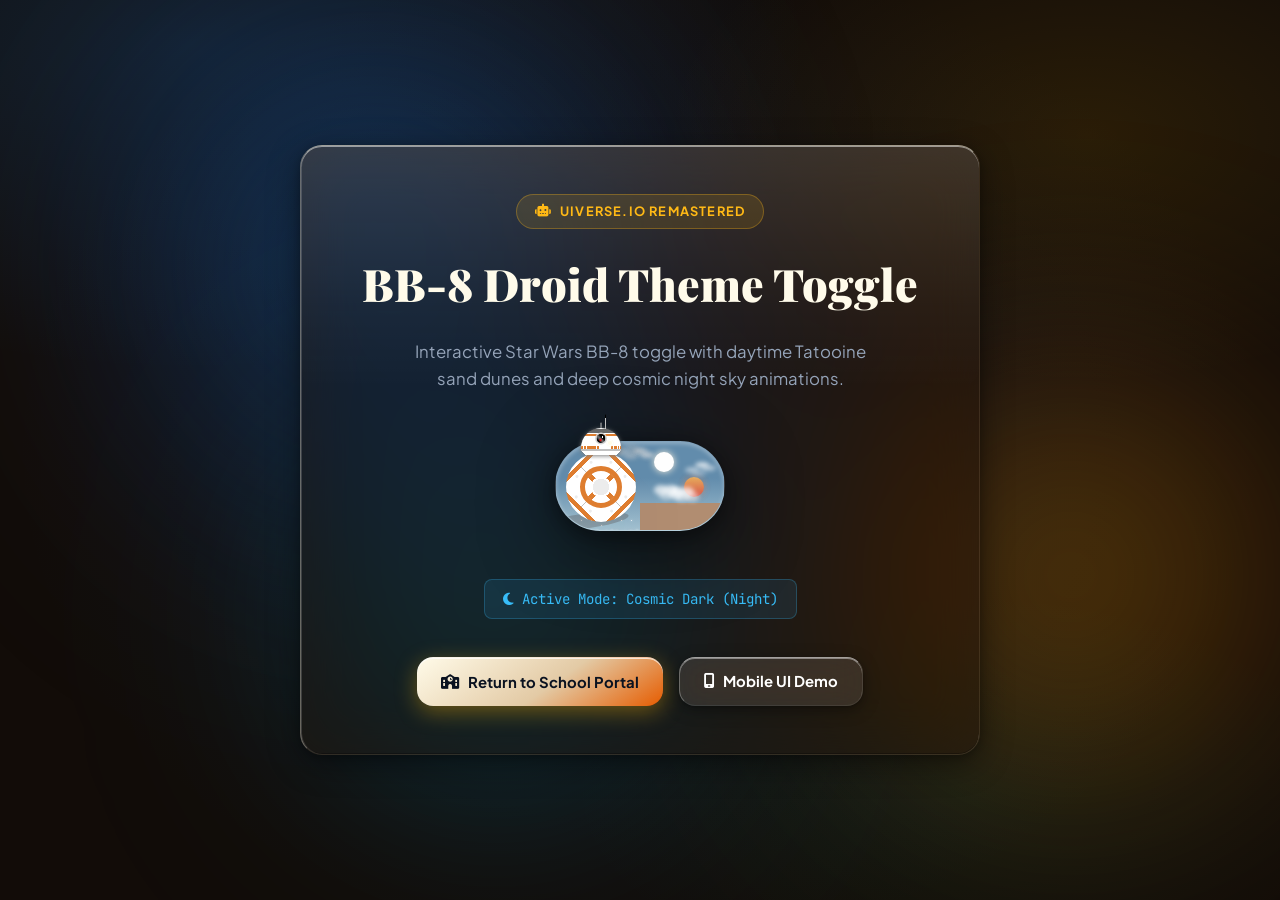
<file: bb8_toggle.html>
<!DOCTYPE html>
<html lang="en">
<head>
  <meta charset="UTF-8">
  <meta name="viewport" content="width=device-width, initial-scale=1.0">
  <title>BB-8 Droid Toggle Switch — RTX Remastered Demo</title>
  <link rel="preconnect" href="https://fonts.googleapis.com">
  <link rel="preconnect" href="https://fonts.gstatic.com" crossorigin>
  <link href="https://fonts.googleapis.com/css2?family=Playfair+Display:wght@700;900&family=Plus+Jakarta+Sans:wght@400;600;700;800&family=JetBrains+Mono:wght@500;700&display=swap" rel="stylesheet">
  <link rel="stylesheet" href="https://cdnjs.cloudflare.com/ajax/libs/font-awesome/6.5.1/css/all.min.css">
  <link rel="stylesheet" href="css/styles.css">
  <style>
    :root {
      --demo-bg: #07111F;
      --demo-text: #F8FAFC;
      --demo-accent: #FFB300;
    }
    
    body.light-theme {
      --demo-bg: #F0F4F8;
      --demo-text: #0F172A;
      --demo-accent: #D97706;
      background-color: #F4F7FB;
      background-image: 
        radial-gradient(ellipse 80% 60% at 15% 5%, rgba(37,99,235,0.15) 0%, transparent 60%),
        radial-gradient(ellipse 60% 50% at 85% 15%, rgba(245,158,11,0.18) 0%, transparent 55%),
        radial-gradient(ellipse 70% 80% at 50% 50%, rgba(59,130,246,0.12) 0%, transparent 70%);
      color: #0F172A;
    }

    .demo-wrapper {
      min-height: 100vh;
      display: flex;
      flex-direction: column;
      align-items: center;
      justify-content: center;
      padding: 40px 20px;
      position: relative;
      z-index: 10;
    }

    .demo-card {
      max-width: 680px;
      width: 100%;
      padding: 48px 36px;
      text-align: center;
      display: flex;
      flex-direction: column;
      align-items: center;
      gap: 28px;
    }

    .demo-badge {
      display: inline-flex;
      align-items: center;
      gap: 8px;
      padding: 6px 18px;
      border-radius: 9999px;
      font-size: 0.8rem;
      font-weight: 700;
      letter-spacing: 1.2px;
      text-transform: uppercase;
      color: #FFB300;
      background: rgba(255,179,0,0.12);
      border: 1px solid rgba(255,179,0,0.3);
    }

    .demo-title {
      font-family: var(--font-serif);
      font-size: clamp(2rem, 4vw, 2.8rem);
      font-weight: 900;
      line-height: 1.2;
    }

    .demo-desc {
      color: #94A3B8;
      font-size: 1.05rem;
      max-width: 480px;
      line-height: 1.6;
    }

    /* Scaling the BB-8 toggle for hero display */
    .bb8-hero-toggle {
      --toggle-size: 16px;
      margin: 20px 0;
      filter: drop-shadow(0 15px 35px rgba(0,0,0,0.5));
      transition: transform 0.3s cubic-bezier(0.34, 1.56, 0.64, 1);
    }
    .bb8-hero-toggle:hover {
      transform: scale(1.06);
    }

    .demo-actions {
      display: flex;
      flex-wrap: wrap;
      gap: 16px;
      justify-content: center;
      margin-top: 10px;
    }

    .theme-status {
      font-family: var(--font-mono);
      font-size: 0.88rem;
      color: #38BDF8;
      padding: 8px 18px;
      border-radius: 8px;
      background: rgba(56,189,248,0.1);
      border: 1px solid rgba(56,189,248,0.25);
    }
  </style>
</head>
<body>

  <!-- Floating Liquid Background Orbs -->
  <div class="global-liquid-orbs">
    <div class="orb orb-primary"></div>
    <div class="orb orb-gold"></div>
    <div class="orb orb-emerald"></div>
  </div>

  <div class="demo-wrapper">
    <div class="demo-card alg">
      <div class="demo-badge">
        <i class="fa-solid fa-robot"></i> Uiverse.io Remastered
      </div>

      <h1 class="demo-title">BB-8 Droid Theme Toggle</h1>
      
      <p class="demo-desc">
        Interactive Star Wars BB-8 toggle with daytime Tatooine sand dunes and deep cosmic night sky animations.
      </p>

      <!-- The BB-8 Toggle Component -->
      <label class="bb8-toggle bb8-hero-toggle" id="themeToggleLabel">
        <input class="bb8-toggle__checkbox" type="checkbox" id="bb8Checkbox">
        <div class="bb8-toggle__container">
          <div class="bb8-toggle__scenery">
            <div class="bb8-toggle__star"></div>
            <div class="bb8-toggle__star"></div>
            <div class="bb8-toggle__star"></div>
            <div class="bb8-toggle__star"></div>
            <div class="bb8-toggle__star"></div>
            <div class="bb8-toggle__star"></div>
            <div class="bb8-toggle__star"></div>
            <div class="tatto-1"></div>
            <div class="tatto-2"></div>
            <div class="gomrassen"></div>
            <div class="hermes"></div>
            <div class="chenini"></div>
            <div class="bb8-toggle__cloud"></div>
            <div class="bb8-toggle__cloud"></div>
            <div class="bb8-toggle__cloud"></div>
          </div>
          <div class="bb8">
            <div class="bb8__head-container">
              <div class="bb8__antenna"></div>
              <div class="bb8__antenna"></div>
              <div class="bb8__head"></div>
            </div>
            <div class="bb8__body"></div>
          </div>
          <div class="artificial__hidden">
            <div class="bb8__shadow"></div>
          </div>
        </div>
      </label>

      <div class="theme-status" id="themeStatus">
        <i class="fa-solid fa-moon"></i> Active Mode: Cosmic Dark (Night)
      </div>

      <div class="demo-actions">
        <a href="index.html" class="btn btn-primary">
          <i class="fa-solid fa-school"></i> Return to School Portal
        </a>
        <a href="mobile_app_ui.html" class="btn btn-secondary">
          <i class="fa-solid fa-mobile-screen"></i> Mobile UI Demo
        </a>
      </div>
    </div>
  </div>

  <script>
    const checkbox = document.getElementById('bb8Checkbox');
    const statusText = document.getElementById('themeStatus');

    // Web Audio API Synthesized BB-8 droid chirp sound
    function playBB8Beep(isNight) {
      try {
        const audioCtx = new (window.AudioContext || window.webkitAudioContext)();
        const osc = audioCtx.createOscillator();
        const gain = audioCtx.createGain();
        osc.connect(gain);
        gain.connect(audioCtx.destination);

        const now = audioCtx.currentTime;
        if (isNight) {
          osc.frequency.setValueAtTime(450, now);
          osc.frequency.exponentialRampToValueAtTime(880, now + 0.15);
          osc.frequency.exponentialRampToValueAtTime(1200, now + 0.3);
        } else {
          osc.frequency.setValueAtTime(1100, now);
          osc.frequency.exponentialRampToValueAtTime(650, now + 0.15);
          osc.frequency.exponentialRampToValueAtTime(400, now + 0.3);
        }

        gain.gain.setValueAtTime(0.15, now);
        gain.gain.exponentialRampToValueAtTime(0.01, now + 0.35);

        osc.start(now);
        osc.stop(now + 0.35);
      } catch (e) {
        // AudioContext not allowed before user interaction
      }
    }

    checkbox.addEventListener('change', () => {
      const isNight = checkbox.checked;
      playBB8Beep(isNight);
      
      if (isNight) {
        document.body.classList.remove('light-theme');
        statusText.innerHTML = '<i class="fa-solid fa-moon"></i> Active Mode: Cosmic Dark (Night)';
        statusText.style.color = '#38BDF8';
        statusText.style.borderColor = 'rgba(56,189,248,0.3)';
        statusText.style.background = 'rgba(56,189,248,0.1)';
      } else {
        document.body.classList.add('light-theme');
        statusText.innerHTML = '<i class="fa-solid fa-sun"></i> Active Mode: Tatooine Day (Light)';
        statusText.style.color = '#D97706';
        statusText.style.borderColor = 'rgba(217,119,6,0.3)';
        statusText.style.background = 'rgba(217,119,6,0.1)';
      }
    });
  </script>
</body>
</html>
</file>
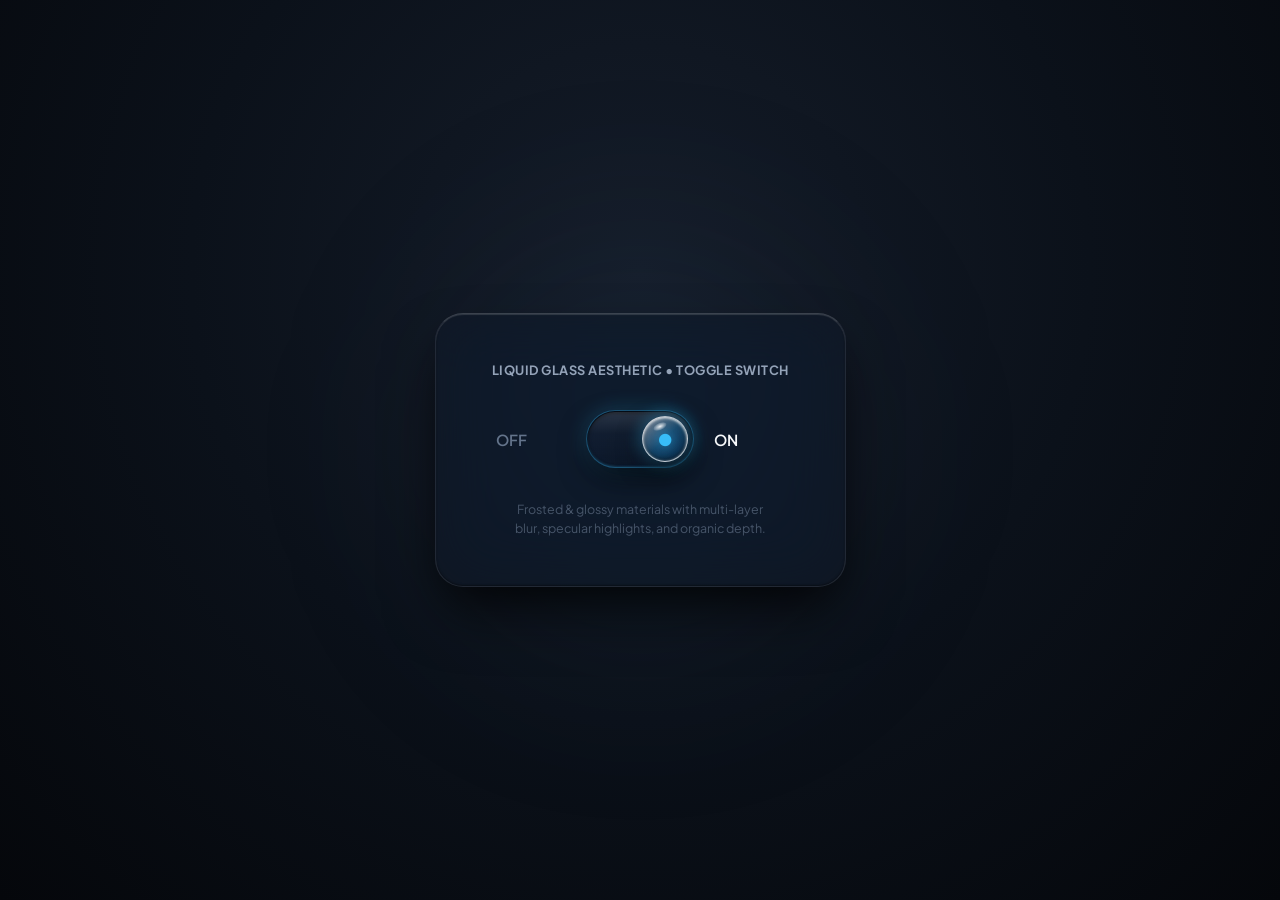
<file: liquid_glass_toggle.html>
<!DOCTYPE html>
<html lang="en">
<head>
  <meta charset="UTF-8">
  <meta name="viewport" content="width=device-width, initial-scale=1.0">
  <title>Sleek Liquid Glass Toggle Switch | Dark Monochromatic</title>
  <link rel="preconnect" href="https://fonts.googleapis.com">
  <link href="https://fonts.googleapis.com/css2?family=Plus+Jakarta+Sans:wght@500;600;700;800&display=swap" rel="stylesheet">
  <style>
    *, *::before, *::after {
      box-sizing: border-box;
      margin: 0;
      padding: 0;
    }

    body {
      font-family: 'Plus Jakarta Sans', sans-serif;
      min-height: 100vh;
      background: radial-gradient(circle at 50% 30%, #151D2A 0%, #0B111A 50%, #05070B 100%);
      display: flex;
      flex-direction: column;
      align-items: center;
      justify-content: center;
      color: #E2E8F0;
      overflow: hidden;
      position: relative;
    }

    /* Ambient Background Glow */
    .ambient-glow {
      position: absolute;
      width: 500px;
      height: 500px;
      background: radial-gradient(circle, rgba(56, 189, 248, 0.08) 0%, rgba(30, 41, 59, 0.15) 50%, transparent 70%);
      filter: blur(80px);
      pointer-events: none;
      border-radius: 50%;
    }

    /* Showcase Container */
    .showcase-card {
      background: rgba(18, 26, 38, 0.65);
      backdrop-filter: blur(30px) saturate(190%);
      -webkit-backdrop-filter: blur(30px) saturate(190%);
      border: 1px solid rgba(255, 255, 255, 0.08);
      border-top: 1px solid rgba(255, 255, 255, 0.18);
      border-radius: 28px;
      padding: 48px 56px;
      box-shadow: 
        0 30px 60px -12px rgba(0, 0, 0, 0.7),
        0 18px 36px -18px rgba(0, 0, 0, 0.5),
        inset 0 1px 1px 0 rgba(255, 255, 255, 0.15),
        inset 0 -1px 2px 0 rgba(0, 0, 0, 0.4);
      display: flex;
      flex-direction: column;
      align-items: center;
      gap: 32px;
      z-index: 10;
      position: relative;
    }

    .title {
      font-size: 1.1rem;
      font-weight: 700;
      letter-spacing: 0.5px;
      color: #94A3B8;
      text-transform: uppercase;
      font-size: 0.8rem;
    }

    /* ==========================================================================
       LIQUID GLASS TOGGLE SWITCH COMPONENT
       ========================================================================== */
    .liquid-toggle-wrapper {
      display: flex;
      align-items: center;
      gap: 20px;
    }

    /* Hide Default Checkbox */
    .liquid-toggle-input {
      position: absolute;
      opacity: 0;
      width: 0;
      height: 0;
      pointer-events: none;
    }

    /* Outer Track / Capsule */
    .liquid-toggle-track {
      position: relative;
      width: 108px;
      height: 58px;
      background: linear-gradient(145deg, rgba(20, 29, 44, 0.85) 0%, rgba(9, 14, 23, 0.95) 100%);
      backdrop-filter: blur(24px) saturate(200%);
      -webkit-backdrop-filter: blur(24px) saturate(200%);
      border-radius: 9999px;
      cursor: pointer;
      padding: 5px;
      transition: all 0.45s cubic-bezier(0.16, 1, 0.3, 1);
      border: 1.5px solid rgba(255, 255, 255, 0.08);
      box-shadow: 
        0 10px 25px -3px rgba(0, 0, 0, 0.6),
        0 4px 6px -2px rgba(0, 0, 0, 0.4),
        inset 0 2px 4px 0 rgba(0, 0, 0, 0.6),
        inset 0 -1px 2px 0 rgba(255, 255, 255, 0.1);
      display: flex;
      align-items: center;
      user-select: none;
    }

    /* Track Inner Refraction Highlight */
    .liquid-toggle-track::before {
      content: '';
      position: absolute;
      inset: 1px;
      border-radius: 9999px;
      background: linear-gradient(180deg, rgba(255, 255, 255, 0.12) 0%, rgba(255, 255, 255, 0.02) 40%, transparent 100%);
      pointer-events: none;
      transition: opacity 0.4s ease;
    }

    /* Active State Glow */
    .liquid-toggle-input:checked + .liquid-toggle-track {
      background: linear-gradient(145deg, rgba(15, 28, 48, 0.9) 0%, rgba(10, 20, 36, 0.98) 100%);
      border-color: rgba(56, 189, 248, 0.35);
      box-shadow: 
        0 12px 30px -4px rgba(0, 0, 0, 0.7),
        0 0 20px 2px rgba(56, 189, 248, 0.2),
        inset 0 2px 4px 0 rgba(0, 0, 0, 0.7),
        inset 0 -1px 2px 0 rgba(56, 189, 248, 0.25);
    }

    /* The Liquid Glass Thumb / Knob */
    .liquid-toggle-thumb {
      position: relative;
      width: 46px;
      height: 46px;
      border-radius: 50%;
      background: linear-gradient(135deg, rgba(255, 255, 255, 0.35) 0%, rgba(255, 255, 255, 0.08) 50%, rgba(255, 255, 255, 0.02) 100%);
      backdrop-filter: blur(16px) saturate(220%);
      -webkit-backdrop-filter: blur(16px) saturate(220%);
      border: 1px solid rgba(255, 255, 255, 0.45);
      border-top: 1.5px solid rgba(255, 255, 255, 0.75);
      box-shadow: 
        0 8px 18px 0 rgba(0, 0, 0, 0.5),
        0 2px 6px 0 rgba(0, 0, 0, 0.3),
        inset 0 1px 2px 0 rgba(255, 255, 255, 0.8),
        inset 0 -2px 4px 0 rgba(0, 0, 0, 0.3);
      transition: transform 0.45s cubic-bezier(0.34, 1.56, 0.64, 1), background 0.4s ease, border-color 0.4s ease, box-shadow 0.4s ease;
      display: flex;
      align-items: center;
      justify-content: center;
      z-index: 2;
    }

    /* Inner Specular Light Bead */
    .liquid-toggle-thumb::after {
      content: '';
      position: absolute;
      top: 6px;
      left: 10px;
      width: 14px;
      height: 7px;
      background: radial-gradient(ellipse at center, rgba(255, 255, 255, 0.9) 0%, rgba(255, 255, 255, 0) 80%);
      border-radius: 50%;
      transform: rotate(-25deg);
      pointer-events: none;
    }

    /* Thumb Active State Movement */
    .liquid-toggle-input:checked + .liquid-toggle-track .liquid-toggle-thumb {
      transform: translateX(50px);
      background: linear-gradient(135deg, rgba(255, 255, 255, 0.45) 0%, rgba(56, 189, 248, 0.25) 50%, rgba(14, 165, 233, 0.1) 100%);
      border-color: rgba(255, 255, 255, 0.7);
      box-shadow: 
        0 8px 24px 0 rgba(0, 0, 0, 0.6),
        0 0 16px 2px rgba(56, 189, 248, 0.45),
        inset 0 1px 3px 0 rgba(255, 255, 255, 0.95),
        inset 0 -2px 4px 0 rgba(0, 0, 0, 0.4);
    }

    /* Subtle Indicator Icon inside Thumb */
    .toggle-icon {
      font-size: 14px;
      color: rgba(255, 255, 255, 0.6);
      transition: color 0.3s ease, transform 0.4s ease;
    }

    .liquid-toggle-input:checked + .liquid-toggle-track .toggle-icon {
      color: #38BDF8;
      filter: drop-shadow(0 0 6px rgba(56, 189, 248, 0.8));
      transform: scale(1.15);
    }

    /* Status Label */
    .status-text {
      font-size: 0.95rem;
      font-weight: 600;
      color: #64748B;
      transition: color 0.3s ease;
      min-width: 70px;
    }

    .status-text.active {
      color: #F8FAFC;
    }
  </style>
</head>
<body>

  <div class="ambient-glow"></div>

  <div class="showcase-card">
    <div class="title">Liquid Glass Aesthetic • Toggle Switch</div>

    <div class="liquid-toggle-wrapper">
      <span class="status-text" id="statusOff">OFF</span>

      <label>
        <input type="checkbox" class="liquid-toggle-input" id="liquidSwitch" checked>
        <div class="liquid-toggle-track">
          <div class="liquid-toggle-thumb">
            <span class="toggle-icon">●</span>
          </div>
        </div>
      </label>

      <span class="status-text active" id="statusOn">ON</span>
    </div>

    <div style="font-size: 0.78rem; color: #475569; text-align: center; max-width: 260px; line-height: 1.5;">
      Frosted &amp; glossy materials with multi-layer blur, specular highlights, and organic depth.
    </div>
  </div>

  <script>
    const toggle = document.getElementById('liquidSwitch');
    const statusOff = document.getElementById('statusOff');
    const statusOn = document.getElementById('statusOn');

    toggle.addEventListener('change', (e) => {
      if (e.target.checked) {
        statusOn.classList.add('active');
        statusOff.classList.remove('active');
      } else {
        statusOff.classList.add('active');
        statusOn.classList.remove('active');
      }
    });
  </script>
</body>
</html>
</file>
<file: css/styles.css>
/* ==========================================================================
   GOVERNMENT SENIOR SECONDARY SCHOOL 52 LNP — OFFICIAL WEB PORTAL
   Apple-Quality Liquid Glass Design System v3.0
   Inspired by visionOS / iOS 26 Liquid Glass language
   ========================================================================== */

/* ─── DESIGN TOKENS ─────────────────────────────────────────────────────── */
:root {
  /* Color Hunt Palette: https://colorhunt.co/palette/ad8b73ceab93e3caa5fffbe9 */
  --ch-earth:          #AD8B73; /* Primary Warm Terracotta Earth */
  --ch-sand:           #CEAB93; /* Soft Almond Dune / Secondary */
  --ch-wheat:          #E3CAA5; /* Warm Wheat Gold / Accent */
  --ch-cream:          #FFFBE9; /* Alabaster Cream / Light Surface */

  --brand-navy:        #AD8B73;
  --brand-navy-deep:   #150F0A;
  --brand-navy-mid:    #3A271B;
  --brand-sky:         #CEAB93;
  --brand-gold:        #E3CAA5;
  --brand-gold-light:  #FFFBE9;
  --brand-emerald:     #10B981;

  /* Apple Liquid Glass Warm Amber Tint */
  --glass-tint:        rgba(38, 26, 18, 0.52);
  --glass-tint-hover:  rgba(56, 39, 28, 0.68);
  --glass-rim-top:     rgba(255, 251, 233, 0.58);
  --glass-rim-bottom:  rgba(227, 202, 165, 0.12);
  --glass-rim-left:    rgba(255, 251, 233, 0.35);
  --glass-blur:        saturate(180%) blur(28px);
  --glass-blur-light:  saturate(150%) blur(16px);

  /* Elevation */
  --shadow-xs: 0 2px 8px rgba(0,0,0,0.30);
  --shadow-sm: 0 4px 16px rgba(0,0,0,0.38),0 1px 3px rgba(0,0,0,0.22);
  --shadow-md: 0 8px 32px rgba(0,0,0,0.45),0 2px 8px rgba(0,0,0,0.25);
  --shadow-lg: 0 16px 48px rgba(0,0,0,0.55),0 4px 16px rgba(0,0,0,0.32);
  --shadow-xl: 0 24px 64px rgba(0,0,0,0.65),0 8px 24px rgba(0,0,0,0.38);
  --shadow-glow-gold: 0 0 24px rgba(227,202,165,0.35),0 0 60px rgba(173,139,115,0.18);
  --shadow-glow-blue: 0 0 24px rgba(206,171,147,0.32),0 0 60px rgba(173,139,115,0.15);

  --bg-base:    #120C08;
  --bg-surface: #1E150F;
  --text-primary:   #FFFBE9;
  --text-secondary: #E3CAA5;
  --text-muted:     #CEAB93;

  --font-serif: 'Playfair Display','Cinzel','Noto Serif Devanagari',Georgia,serif;
  --font-sans:  'Plus Jakarta Sans','Inter','Noto Sans Devanagari',system-ui,sans-serif;
  --font-mono:  'JetBrains Mono','Fira Code',monospace;

  --s1:4px;--s2:8px;--s3:12px;--s4:16px;--s5:20px;
  --s6:24px;--s8:32px;--s10:40px;--s12:48px;--s16:64px;--s20:80px;

  --r-xs:6px;--r-sm:10px;--r-md:16px;--r-lg:22px;--r-xl:30px;--r-2xl:40px;--r-full:9999px;

  --ease-glass:  cubic-bezier(0.25,1,0.5,1);
  --ease-spring: cubic-bezier(0.34,1.56,0.64,1);
  --dur-fast:  0.18s;
  --dur-normal:0.32s;
  --dur-slow:  0.52s;

  --container-max:1300px;
}

*,*::before,*::after{box-sizing:border-box;margin:0;padding:0}
html{scroll-behavior:smooth;font-size:16px;-webkit-text-size-adjust:100%}

body {
  font-family:var(--font-sans);
  background-color:var(--bg-base);
  background-image:
    radial-gradient(ellipse 80% 60% at 15% 5%,  rgba(25,118,210,0.18) 0%,transparent 60%),
    radial-gradient(ellipse 60% 50% at 85% 15%, rgba(255,179,0,0.10)  0%,transparent 55%),
    radial-gradient(ellipse 70% 80% at 50% 50%, rgba(13,71,161,0.12)  0%,transparent 70%),
    radial-gradient(ellipse 55% 40% at 75% 88%, rgba(16,185,129,0.08) 0%,transparent 55%);
  background-attachment:fixed;
  color:var(--text-primary);
  line-height:1.62;
  overflow-x:hidden;
  -webkit-font-smoothing:antialiased;
  -moz-osx-font-smoothing:grayscale;
}

/* ── ORB SYSTEM ─────────────────────────────────────────────────────────── */
.global-liquid-orbs{position:fixed;inset:0;pointer-events:none;z-index:0;overflow:hidden}
.orb{position:absolute;border-radius:50%;filter:blur(100px);opacity:0.36;mix-blend-mode:screen;will-change:transform,border-radius}
.orb-primary{width:620px;height:620px;background:radial-gradient(circle,#1976D2 0%,rgba(13,71,161,.5) 55%,transparent 80%);top:-5%;left:5%;animation:orb-1 20s ease-in-out infinite alternate}
.orb-gold{width:520px;height:520px;background:radial-gradient(circle,rgba(255,179,0,.9) 0%,rgba(255,120,0,.4) 50%,transparent 80%);top:35%;right:-4%;animation:orb-2 24s ease-in-out infinite alternate}
.orb-emerald{width:480px;height:480px;background:radial-gradient(circle,rgba(0,220,255,.7) 0%,rgba(0,180,255,.25) 55%,transparent 80%);bottom:5%;left:20%;animation:orb-3 28s ease-in-out infinite alternate}

@keyframes orb-1{
  0%  {transform:translate(0,0)       scale(1);   border-radius:58% 42% 34% 66%/62% 32% 68% 38%}
  40% {transform:translate(70px,50px) scale(1.12);border-radius:42% 58% 68% 32%/48% 62% 38% 52%}
  100%{transform:translate(-30px,80px)scale(0.92);border-radius:68% 32% 52% 48%/32% 68% 52% 48%}
}
@keyframes orb-2{
  0%  {transform:translate(0,0)        scale(1);   border-radius:52% 48% 42% 58%/44% 56% 44% 56%}
  45% {transform:translate(-80px,-55px)scale(1.18);border-radius:62% 38% 62% 38%/58% 32% 68% 42%}
  100%{transform:translate(50px,-75px) scale(0.88);border-radius:34% 66% 42% 58%/52% 44% 56% 48%}
}
@keyframes orb-3{
  0%  {transform:translate(0,0)      scale(1);   border-radius:42% 58% 54% 46%/62% 44% 56% 38%}
  100%{transform:translate(-55px,-45px)scale(1.22);border-radius:68% 32% 58% 42%/42% 68% 32% 58%}
}

/* ── CONTAINER ──────────────────────────────────────────────────────────── */
.container{width:100%;max-width:var(--container-max);margin:0 auto;padding:0 var(--s4);position:relative;z-index:10}
@media(min-width:768px){.container{padding:0 var(--s6)}}
@media(min-width:1200px){.container{padding:0 var(--s8)}}

/* ═══════════════════════════════════════════════════════════════════════════
   APPLE LIQUID GLASS CORE
   Three layers: backdrop blur + thin tint + multi-layer inset rim shadows
   ═══════════════════════════════════════════════════════════════════════════ */
.quick-card,.event-card,.news-card,.stream-card,.facility-card,
.scheme-card,.faculty-card,.testimonial-card,.contact-info-card,
.contact-form,.notices-table-container,.principal-card,.modal-box,
.stats-strip,.alg {
  background: var(--glass-tint);
  backdrop-filter: var(--glass-blur);
  -webkit-backdrop-filter: var(--glass-blur);
  /* Chromatic rim: bright top, dim sides/bottom — like curved glass */
  border-top:    1px solid var(--glass-rim-top);
  border-left:   1px solid var(--glass-rim-left);
  border-right:  1px solid var(--glass-rim-bottom);
  border-bottom: 1px solid var(--glass-rim-bottom);
  /* Layered shadows: outer drop + inner top specular + inner bottom shadow */
  box-shadow:
    var(--shadow-md),
    inset 0  1px 0 rgba(255,255,255,0.50),
    inset 0 -1px 0 rgba(0,0,0,0.28),
    inset 1px 0 0  rgba(255,255,255,0.16);
  border-radius: var(--r-lg);
  position: relative;
  overflow: hidden;
  transition:
    background var(--dur-normal) var(--ease-glass),
    box-shadow  var(--dur-normal) var(--ease-glass),
    border-color var(--dur-normal) var(--ease-glass),
    transform   var(--dur-normal) var(--ease-glass);
}

/* STATIC inner specular — always on, like curved glass catching ambient light */
.quick-card::before,.event-card::before,.news-card::before,.stream-card::before,
.facility-card::before,.scheme-card::before,.faculty-card::before,
.testimonial-card::before,.contact-info-card::before,.contact-form::before,
.principal-card::before,.modal-box::before,.stats-strip::before,.alg::before {
  content:'';
  position:absolute;
  top:0;left:0;right:0;
  height:40%;
  background:linear-gradient(180deg,rgba(255,255,255,0.12) 0%,rgba(255,255,255,0.03) 65%,transparent 100%);
  border-radius:inherit;
  pointer-events:none;
  z-index:1;
}

/* KINETIC hover sheen — light sweeps through on hover */
.quick-card::after,.event-card::after,.news-card::after,.stream-card::after,
.facility-card::after,.scheme-card::after,.faculty-card::after,
.testimonial-card::after,.contact-info-card::after,.contact-form::after,
.principal-card::after,.alg::after {
  content:'';
  position:absolute;
  inset:0;
  background:linear-gradient(
    115deg,
    transparent 0%,
    transparent 28%,
    rgba(255,255,255,0.14) 44%,
    rgba(255,255,255,0.07) 50%,
    transparent 64%,
    transparent 100%
  );
  transform:translateX(-100%);
  transition:transform 0.65s var(--ease-glass);
  pointer-events:none;
  z-index:2;
  border-radius:inherit;
}

.quick-card:hover::after,.event-card:hover::after,.news-card:hover::after,
.stream-card:hover::after,.facility-card:hover::after,.scheme-card:hover::after,
.faculty-card:hover::after,.testimonial-card:hover::after,
.contact-info-card:hover::after,.contact-form:hover::after,
.principal-card:hover::after,.alg:hover::after {
  transform:translateX(140%);
}

/* HOVER — deeper tint, brighter rim */
.quick-card:hover,.event-card:hover,.news-card:hover,.stream-card:hover,
.facility-card:hover,.scheme-card:hover,.faculty-card:hover,.testimonial-card:hover {
  background: var(--glass-tint-hover);
  border-top-color:  rgba(255,255,255,0.75);
  border-left-color: rgba(255,255,255,0.45);
  box-shadow:
    var(--shadow-lg),
    inset 0  1px 0 rgba(255,255,255,0.62),
    inset 0 -1px 0 rgba(0,0,0,0.36),
    inset 1px 0 0  rgba(255,255,255,0.26);
  transform:translateY(-5px) scale(1.012);
}

/* ── TYPOGRAPHY ─────────────────────────────────────────────────────────── */
.section-tag {
  display:inline-flex;align-items:center;gap:7px;
  padding:5px 14px;
  border-radius:var(--r-full);
  font-size:0.78rem;font-weight:700;letter-spacing:1.2px;text-transform:uppercase;
  color:var(--brand-gold);
  margin-bottom:var(--s3);
  background:rgba(255,179,0,0.08);
  border-top:   1px solid rgba(255,179,0,0.5);
  border-left:  1px solid rgba(255,179,0,0.24);
  border-right: 1px solid rgba(255,179,0,0.06);
  border-bottom:1px solid rgba(255,179,0,0.04);
  backdrop-filter:var(--glass-blur-light);
  -webkit-backdrop-filter:var(--glass-blur-light);
}
.section-title{font-family:var(--font-serif);font-size:clamp(1.9rem,3.6vw,2.8rem);font-weight:800;color:var(--text-primary);line-height:1.22;margin-bottom:var(--s3)}
.section-subtitle{color:var(--text-secondary);font-size:clamp(0.95rem,1.5vw,1.1rem);max-width:680px;margin-bottom:var(--s8);line-height:1.65}
.text-center{text-align:center}
.text-center .section-subtitle{margin-left:auto;margin-right:auto}

/* ── BUTTONS ─────────────────────────────────────────────────────────────── */
.btn {
  display:inline-flex;align-items:center;justify-content:center;gap:8px;
  font-family:var(--font-sans);font-weight:700;font-size:0.93rem;
  padding:11px 24px;border-radius:var(--r-md);
  cursor:pointer;white-space:nowrap;
  position:relative;overflow:hidden;
  transition:all var(--dur-normal) var(--ease-glass);
  text-decoration:none;border:none;
}
.btn-primary {
  background:linear-gradient(145deg,var(--brand-gold-light) 0%,var(--brand-gold) 55%,#E65C00 100%);
  color:#0A1220;
  border-top:1px solid rgba(255,255,255,0.6);
  box-shadow:0 6px 22px rgba(255,179,0,0.38),inset 0 1px 0 rgba(255,255,255,0.7);
}
.btn-primary:hover{transform:translateY(-2px) scale(1.02);box-shadow:0 10px 28px rgba(255,179,0,0.55),inset 0 1px 0 rgba(255,255,255,0.85)}
.btn-secondary {
  background:rgba(255,255,255,0.10);
  backdrop-filter:var(--glass-blur-light);-webkit-backdrop-filter:var(--glass-blur-light);
  border-top:   1px solid rgba(255,255,255,0.55);
  border-left:  1px solid rgba(255,255,255,0.28);
  border-right: 1px solid rgba(255,255,255,0.09);
  border-bottom:1px solid rgba(255,255,255,0.07);
  color:#FFFFFF;
  box-shadow:var(--shadow-sm),inset 0 1px 0 rgba(255,255,255,0.42);
}
.btn-secondary:hover{background:rgba(255,255,255,0.18);border-top-color:rgba(255,255,255,0.75);transform:translateY(-2px);box-shadow:var(--shadow-md),inset 0 1px 0 rgba(255,255,255,0.58)}
.btn-navy{background:linear-gradient(145deg,#1E88E5 0%,var(--brand-navy) 100%);color:#FFF;border-top:1px solid rgba(255,255,255,0.35);box-shadow:0 6px 22px rgba(13,71,161,.40),inset 0 1px 0 rgba(255,255,255,.28)}
.btn-navy:hover{background:linear-gradient(145deg,#2196F3 0%,var(--brand-navy-mid) 100%);transform:translateY(-2px);box-shadow:0 10px 28px rgba(21,101,192,.55)}
.btn-outline-navy{background:rgba(255,255,255,.06);backdrop-filter:var(--glass-blur-light);-webkit-backdrop-filter:var(--glass-blur-light);border:1px solid rgba(144,202,249,.38);color:#90CAF9}
.btn-outline-navy:hover{background:rgba(21,101,192,.55);border-color:rgba(144,202,249,.7);color:#FFF;transform:translateY(-2px)}
.btn-sm{padding:7px 14px;font-size:.82rem;border-radius:var(--r-sm)}
.btn-lg{padding:13px 30px;font-size:1rem;border-radius:var(--r-md)}

/* ── TOP BAR ─────────────────────────────────────────────────────────────── */
.top-bar{background:rgba(7,17,31,.82);backdrop-filter:saturate(160%) blur(20px);-webkit-backdrop-filter:saturate(160%) blur(20px);border-bottom:1px solid rgba(255,255,255,.08);color:var(--text-secondary);font-size:.8rem;position:relative;z-index:50}
.top-bar-inner{display:flex;justify-content:space-between;align-items:center;padding:8px 0}
.top-bar-links{display:flex;align-items:center;gap:16px}
.top-bar-link{color:var(--text-secondary);transition:color var(--dur-fast);display:inline-flex;align-items:center;gap:5px}
.top-bar-link:hover{color:var(--brand-gold)}
.top-bar-right{display:flex;align-items:center;gap:12px}

.badge-udise{padding:3px 10px;border-radius:var(--r-xs);font-weight:700;font-size:.74rem;color:var(--brand-gold);background:rgba(255,179,0,.10);border-top:1px solid rgba(255,179,0,.55);border-left:1px solid rgba(255,179,0,.28);border-right:1px solid rgba(255,179,0,.09);border-bottom:1px solid rgba(255,179,0,.05);backdrop-filter:blur(12px);-webkit-backdrop-filter:blur(12px)}

.lang-btn{display:inline-flex;align-items:center;gap:5px;padding:4px 12px;border-radius:var(--r-full);background:rgba(255,255,255,.08);border-top:1px solid rgba(255,255,255,.45);border-left:1px solid rgba(255,255,255,.22);border-right:1px solid rgba(255,255,255,.06);border-bottom:1px solid rgba(255,255,255,.04);color:#FFF;font-size:.76rem;font-weight:600;backdrop-filter:blur(12px);-webkit-backdrop-filter:blur(12px);transition:all var(--dur-fast);cursor:pointer}
.lang-btn:hover{background:var(--brand-gold);color:#000;border-color:transparent}

/* ── NAVBAR — Apple menu bar ─────────────────────────────────────────────── */
.main-navbar {
  background:rgba(10,18,32,.68);
  backdrop-filter:saturate(200%) blur(32px);
  -webkit-backdrop-filter:saturate(200%) blur(32px);
  border-bottom:1px solid rgba(255,255,255,.10);
  box-shadow:0 8px 32px rgba(0,0,0,.36),inset 0 1px 0 rgba(255,255,255,.22);
  position:sticky;top:0;z-index:100;
  transition:all var(--dur-normal) var(--ease-glass);
}
.navbar-scrolled{background:rgba(7,11,22,.88)!important;border-bottom-color:rgba(255,255,255,.14)!important;box-shadow:0 12px 40px rgba(0,0,0,.52),inset 0 1px 0 rgba(255,255,255,.28)!important}
.navbar-inner{display:flex;align-items:center;justify-content:space-between;height:76px}
.brand-container{display:flex;align-items:center;gap:13px;text-decoration:none}
.brand-logo{width:52px;height:52px;filter:drop-shadow(0 0 10px rgba(255,179,0,.35))}
.brand-text h1{font-family:var(--font-serif);font-size:1.2rem;font-weight:800;color:#FFF;line-height:1.15}
.brand-text p{font-size:.7rem;color:var(--brand-gold);font-weight:600;letter-spacing:.5px;text-transform:uppercase}

.nav-menu{display:none;align-items:center;gap:18px;list-style:none}
@media(min-width:1080px){.nav-menu{display:flex}}
.nav-link{font-size:.9rem;font-weight:600;color:var(--text-secondary);padding:7px 3px;position:relative;text-decoration:none;transition:color var(--dur-fast)}
.nav-link:hover,.nav-link.active{color:#FFF}
.nav-link::after{content:'';position:absolute;bottom:0;left:50%;width:0;height:2px;background:linear-gradient(90deg,var(--brand-gold),var(--brand-gold-light));box-shadow:0 0 8px rgba(255,179,0,.5);border-radius:var(--r-full);transition:all var(--dur-normal) var(--ease-glass);transform:translateX(-50%)}
.nav-link:hover::after,.nav-link.active::after{width:100%}
.nav-actions{display:flex;align-items:center;gap:12px}

.search-trigger-btn{width:38px;height:38px;border-radius:var(--r-full);display:flex;align-items:center;justify-content:center;color:var(--text-secondary);background:rgba(255,255,255,.07);border-top:1px solid rgba(255,255,255,.38);border-left:1px solid rgba(255,255,255,.18);border-right:1px solid rgba(255,255,255,.06);border-bottom:1px solid rgba(255,255,255,.04);backdrop-filter:blur(12px);-webkit-backdrop-filter:blur(12px);cursor:pointer;transition:all var(--dur-fast)}
.search-trigger-btn:hover{background:rgba(255,255,255,.16);border-top-color:rgba(255,255,255,.65);color:#FFF;transform:scale(1.08)}

.mobile-toggle-btn{display:flex;flex-direction:column;justify-content:center;align-items:center;gap:4px;width:40px;height:40px;border-radius:var(--r-sm);background:rgba(255,255,255,.07);border-top:1px solid rgba(255,255,255,.38);border:1px solid rgba(255,255,255,.14);cursor:pointer}
@media(min-width:1080px){.mobile-toggle-btn{display:none}}
.mobile-toggle-btn span{width:20px;height:1.5px;background:#FFF;border-radius:var(--r-full)}

/* ── HERO ─────────────────────────────────────────────────────────────────── */
.hero-section{position:relative;min-height:590px;display:flex;align-items:center;padding-top:var(--s12);padding-bottom:var(--s20);overflow:hidden}
.hero-pattern{position:absolute;inset:0;background-image:radial-gradient(rgba(255,255,255,.045) 1px,transparent 1px);background-size:26px 26px;pointer-events:none}
.hero-content{position:relative;z-index:10;max-width:800px}

.hero-badge{display:inline-flex;align-items:center;gap:7px;padding:5px 16px;border-radius:var(--r-full);font-size:.82rem;font-weight:700;color:var(--brand-gold);margin-bottom:var(--s4);background:rgba(255,179,0,.08);border-top:1px solid rgba(255,179,0,.48);border-left:1px solid rgba(255,179,0,.22);border-right:1px solid rgba(255,179,0,.07);border-bottom:1px solid rgba(255,179,0,.04);backdrop-filter:blur(14px);-webkit-backdrop-filter:blur(14px)}

.hero-title{font-family:var(--font-serif);font-size:clamp(2.2rem,5vw,3.8rem);font-weight:900;line-height:1.13;color:#FFF;margin-bottom:var(--s4);text-shadow:0 2px 20px rgba(0,0,0,.55)}
.hero-description{font-size:clamp(1rem,1.6vw,1.18rem);color:#D4E0F0;line-height:1.65;max-width:680px;margin-bottom:var(--s8)}
.hero-cta-group{display:flex;flex-wrap:wrap;gap:var(--s4);margin-bottom:var(--s12)}

.stats-strip{display:grid;grid-template-columns:repeat(2,1fr);gap:var(--s4);padding:var(--s6);border-radius:var(--r-xl)}
@media(min-width:768px){.stats-strip{grid-template-columns:repeat(4,1fr);gap:var(--s6)}}
.stat-item{display:flex;flex-direction:column}
.stat-num{font-family:var(--font-serif);font-size:clamp(1.8rem,3vw,2.5rem);font-weight:800;color:var(--brand-gold);line-height:1;margin-bottom:3px}
.stat-label{font-size:.82rem;color:var(--text-secondary);font-weight:600}

/* ── QUICK TILES ─────────────────────────────────────────────────────────── */
.quick-access-section{margin-top:-50px;position:relative;z-index:20;margin-bottom:var(--s16)}
.quick-cards-grid{display:grid;grid-template-columns:1fr;gap:var(--s4)}
@media(min-width:640px){.quick-cards-grid{grid-template-columns:repeat(2,1fr)}}
@media(min-width:1024px){.quick-cards-grid{grid-template-columns:repeat(5,1fr)}}
.quick-card{padding:var(--s6) var(--s5);display:flex;flex-direction:column;align-items:center;text-align:center;text-decoration:none;cursor:pointer}

.quick-card-icon{width:56px;height:56px;border-radius:var(--r-full);background:rgba(255,255,255,.09);border-top:1px solid rgba(255,255,255,.52);border-left:1px solid rgba(255,255,255,.26);border-right:1px solid rgba(255,255,255,.07);border-bottom:1px solid rgba(255,255,255,.05);backdrop-filter:blur(12px);-webkit-backdrop-filter:blur(12px);color:var(--brand-gold);display:flex;align-items:center;justify-content:center;font-size:1.45rem;margin-bottom:var(--s4);box-shadow:var(--shadow-sm),inset 0 1px 0 rgba(255,255,255,.38);transition:all var(--dur-normal) var(--ease-spring)}
.quick-card:hover .quick-card-icon{background:rgba(255,179,0,.85);border-top-color:rgba(255,255,255,.8);color:#0A1220;box-shadow:0 8px 24px rgba(255,179,0,.45),inset 0 1px 0 rgba(255,255,255,.7);transform:scale(1.14) rotate(4deg)}
.quick-card-title{font-family:var(--font-serif);font-size:1.05rem;font-weight:700;color:#FFF;margin-bottom:5px}
.quick-card-desc{font-size:.8rem;color:var(--text-muted);line-height:1.45}

/* ── EVENTS & NEWS ───────────────────────────────────────────────────────── */
.events-news-section{padding:var(--s8) 0 var(--s16)}
.events-news-grid{display:grid;grid-template-columns:1fr;gap:var(--s8)}
@media(min-width:992px){.events-news-grid{grid-template-columns:1fr 1.25fr;gap:var(--s12)}}
.panel-header{display:flex;align-items:center;justify-content:space-between;margin-bottom:var(--s6);padding-bottom:var(--s3);border-bottom:1px solid rgba(255,255,255,.10)}
.panel-title{font-family:var(--font-serif);font-size:1.45rem;font-weight:800;color:#FFF;display:flex;align-items:center;gap:9px}
.view-all-link{font-size:.85rem;font-weight:700;color:var(--brand-gold);display:inline-flex;align-items:center;gap:5px;text-decoration:none}
.view-all-link:hover{opacity:.8}
.events-list,.news-list{display:flex;flex-direction:column;gap:var(--s4)}
.event-card{padding:var(--s4);display:flex;align-items:center;gap:var(--s4)}
.event-date-badge{background:rgba(255,179,0,.10);border-top:1px solid rgba(255,179,0,.55);border-left:1px solid rgba(255,179,0,.26);border-right:1px solid rgba(255,179,0,.07);border-bottom:1px solid rgba(255,179,0,.05);border-radius:var(--r-sm);min-width:62px;padding:7px 4px;text-align:center;backdrop-filter:blur(8px);-webkit-backdrop-filter:blur(8px)}
.event-month{font-size:.7rem;font-weight:800;color:var(--brand-gold);text-transform:uppercase}
.event-day{font-family:var(--font-serif);font-size:1.4rem;font-weight:800;color:#FFF;line-height:1;margin-top:1px}
.event-info h4{font-size:.95rem;font-weight:700;color:#FFF;margin-bottom:3px}
.event-meta{font-size:.78rem;color:var(--text-muted);display:flex;align-items:center;gap:10px}
.news-card{padding:var(--s4);display:flex;gap:var(--s4);align-items:center}
.news-thumb{width:90px;height:72px;border-radius:var(--r-sm);object-fit:cover;flex-shrink:0;border:1px solid rgba(255,255,255,.14)}
.news-title{font-size:.95rem;font-weight:700;color:#FFF;margin-bottom:3px;line-height:1.33}
.news-desc{font-size:.78rem;color:var(--text-muted);display:-webkit-box;-webkit-line-clamp:2;-webkit-box-orient:vertical;overflow:hidden;margin-bottom:3px}
.news-date{font-size:.72rem;font-weight:600;color:var(--brand-gold)}

/* ── PRINCIPAL ───────────────────────────────────────────────────────────── */
.principal-section{padding:var(--s16) 0}
.principal-card{display:grid;grid-template-columns:1fr}
@media(min-width:880px){.principal-card{grid-template-columns:320px 1fr}}
.principal-media{background:rgba(13,71,161,.26);border-right:1px solid rgba(255,255,255,.09);padding:var(--s8);display:flex;flex-direction:column;align-items:center;text-align:center;justify-content:center}
.principal-avatar{width:136px;height:136px;border-radius:var(--r-full);border:2px solid rgba(255,179,0,.65);box-shadow:0 0 28px rgba(255,179,0,.26),inset 0 1px 0 rgba(255,255,255,.38);object-fit:cover;margin-bottom:var(--s4)}
.principal-name{font-family:var(--font-serif);font-size:1.25rem;font-weight:800;color:#FFF}
.principal-title{font-size:.82rem;color:var(--brand-gold);font-weight:600}
.principal-content{padding:var(--s8);display:flex;flex-direction:column;justify-content:center}
.quote-mark{font-size:2.8rem;line-height:1;color:var(--brand-gold);font-family:var(--font-serif);opacity:.65}
.principal-quote{font-size:1rem;color:#D4E0F0;line-height:1.72;font-style:italic;margin-bottom:var(--s6)}
.principal-credentials{display:flex;flex-wrap:wrap;gap:var(--s3)}
.cred-pill{padding:5px 13px;border-radius:var(--r-full);font-size:.78rem;font-weight:600;color:#90CAF9;background:rgba(255,255,255,.06);border-top:1px solid rgba(255,255,255,.28);border:1px solid rgba(255,255,255,.10);backdrop-filter:blur(10px);-webkit-backdrop-filter:blur(10px)}

/* ── ACADEMICS / FACILITIES / SCHEMES ───────────────────────────────────── */
.academics-section,.facilities-section,.schemes-section,.faculty-section,.gallery-section{padding:var(--s16) 0}
.streams-grid{display:grid;grid-template-columns:1fr;gap:var(--s6)}
@media(min-width:768px){.streams-grid{grid-template-columns:repeat(2,1fr)}}
@media(min-width:1100px){.streams-grid{grid-template-columns:repeat(3,1fr)}}
.stream-card{display:flex;flex-direction:column}
.stream-card-banner{height:136px;position:relative;overflow:hidden}
.stream-card-banner img{width:100%;height:100%;object-fit:cover;transition:transform var(--dur-slow) var(--ease-glass)}
.stream-card:hover .stream-card-banner img{transform:scale(1.08)}
.stream-badge{position:absolute;top:10px;right:10px;background:rgba(7,17,31,.78);backdrop-filter:blur(10px);-webkit-backdrop-filter:blur(10px);border:1px solid rgba(255,255,255,.20);border-top-color:rgba(255,255,255,.45);color:#FFF;padding:3px 9px;border-radius:var(--r-full);font-size:.7rem;font-weight:700}
.stream-body{padding:var(--s5);flex-grow:1;display:flex;flex-direction:column}
.stream-title{font-family:var(--font-serif);font-size:1.15rem;font-weight:800;color:#FFF;margin-bottom:5px}
.stream-desc{font-size:.82rem;color:var(--text-muted);margin-bottom:var(--s4);line-height:1.5}
.stream-subjects-list{margin-top:auto;padding-top:var(--s3);border-top:1px solid rgba(255,255,255,.09)}
.stream-subjects-title{font-size:.72rem;font-weight:700;color:var(--brand-gold);text-transform:uppercase;margin-bottom:5px}
.subject-tags{display:flex;flex-wrap:wrap;gap:5px}
.subject-tag{background:rgba(255,255,255,.07);backdrop-filter:blur(8px);-webkit-backdrop-filter:blur(8px);border-top:1px solid rgba(255,255,255,.30);border-left:1px solid rgba(255,255,255,.12);border-right:1px solid rgba(255,255,255,.04);border-bottom:1px solid rgba(255,255,255,.03);color:#D4E0F0;font-size:.7rem;padding:2px 7px;border-radius:var(--r-xs)}
.facilities-grid,.gallery-grid,.schemes-grid{display:grid;grid-template-columns:1fr;gap:var(--s6)}
@media(min-width:640px){.facilities-grid,.gallery-grid,.schemes-grid{grid-template-columns:repeat(2,1fr)}}
@media(min-width:1024px){.facilities-grid,.gallery-grid,.schemes-grid{grid-template-columns:repeat(3,1fr)}}
.facility-img{height:175px;width:100%;object-fit:cover}
.facility-content{padding:var(--s5)}
.facility-title{font-family:var(--font-serif);font-size:1.1rem;font-weight:800;color:#FFF;margin-bottom:5px}
.facility-desc{font-size:.82rem;color:var(--text-muted);line-height:1.5}
.scheme-card{padding:var(--s5);border-left:3px solid rgba(255,179,0,.65)!important}
.scheme-card-header{display:flex;align-items:center;gap:11px;margin-bottom:var(--s3)}
.scheme-icon{width:42px;height:42px;border-radius:var(--r-full);background:rgba(255,179,0,.10);border-top:1px solid rgba(255,179,0,.55);border:1px solid rgba(255,179,0,.22);color:var(--brand-gold);display:flex;align-items:center;justify-content:center;font-size:1.15rem}
.scheme-card-title{font-family:var(--font-serif);font-size:1rem;font-weight:700;color:#FFF}
.scheme-desc{font-size:.8rem;color:var(--text-muted);line-height:1.45}

/* ── FACULTY ─────────────────────────────────────────────────────────────── */
.faculty-grid{display:grid;grid-template-columns:1fr;gap:var(--s6)}
@media(min-width:640px){.faculty-grid{grid-template-columns:repeat(2,1fr)}}
@media(min-width:1024px){.faculty-grid{grid-template-columns:repeat(4,1fr)}}
.faculty-card{padding:var(--s6) var(--s4);text-align:center}
.faculty-photo{width:106px;height:106px;border-radius:var(--r-full);border:2px solid rgba(255,255,255,.22);box-shadow:0 0 0 4px rgba(255,255,255,.07),var(--shadow-sm),inset 0 1px 0 rgba(255,255,255,.32);object-fit:cover;margin:0 auto var(--s4);transition:all var(--dur-normal)}
.faculty-card:hover .faculty-photo{border-color:rgba(255,179,0,.55);box-shadow:0 0 0 4px rgba(255,179,0,.12),var(--shadow-glow-gold)}
.faculty-name{font-family:var(--font-serif);font-size:1.05rem;font-weight:800;color:#FFF;margin-bottom:1px}
.faculty-designation{font-size:.78rem;color:var(--brand-gold);font-weight:700;margin-bottom:3px}
.faculty-subject{font-size:.75rem;color:var(--text-muted)}

/* ── NOTICE BOARD ─────────────────────────────────────────────────────────── */
.notice-section{padding:var(--s16) 0}
.notice-filter-tabs{display:flex;flex-wrap:wrap;gap:var(--s2);justify-content:center;margin-bottom:var(--s8)}
.filter-tab{padding:7px 18px;border-radius:var(--r-full);color:var(--text-secondary);font-weight:600;font-size:.85rem;cursor:pointer;background:rgba(255,255,255,.06);border-top:1px solid rgba(255,255,255,.30);border-left:1px solid rgba(255,255,255,.14);border-right:1px solid rgba(255,255,255,.05);border-bottom:1px solid rgba(255,255,255,.04);backdrop-filter:blur(12px);-webkit-backdrop-filter:blur(12px);transition:all var(--dur-fast)}
.filter-tab:hover,.filter-tab.active{background:var(--brand-gold);color:#0A1220;border-color:rgba(255,255,255,.5)!important;box-shadow:0 4px 16px rgba(255,179,0,.38)}
.notices-table-container{overflow-x:auto}
.notices-table{width:100%;border-collapse:collapse;text-align:left}
.notices-table th{background:rgba(255,255,255,.055);padding:14px 18px;font-size:.82rem;font-weight:700;color:var(--brand-gold);border-bottom:1px solid rgba(255,255,255,.09)}
.notices-table td{padding:14px 18px;border-bottom:1px solid rgba(255,255,255,.052);font-size:.88rem;color:#D4E0F0}
.notices-table tr:hover td{background:rgba(255,255,255,.04)}
.badge-new{background:rgba(239,68,68,.82);backdrop-filter:blur(6px);-webkit-backdrop-filter:blur(6px);color:#FFF;font-size:.65rem;font-weight:800;padding:2px 6px;border-radius:var(--r-xs);border-top:1px solid rgba(255,255,255,.32);margin-left:6px}

/* ── GALLERY ─────────────────────────────────────────────────────────────── */
.gallery-item{position:relative;border-radius:var(--r-md);overflow:hidden;height:234px;cursor:pointer;border-top:1px solid rgba(255,255,255,.30);border-left:1px solid rgba(255,255,255,.16);border-right:1px solid rgba(255,255,255,.06);border-bottom:1px solid rgba(255,255,255,.05)}
.gallery-item img{width:100%;height:100%;object-fit:cover;transition:transform var(--dur-slow) var(--ease-glass)}
.gallery-item:hover img{transform:scale(1.07)}
.gallery-overlay{position:absolute;inset:0;background:linear-gradient(to top,rgba(7,17,31,.88) 0%,rgba(7,17,31,.18) 55%,transparent 100%);opacity:0;display:flex;flex-direction:column;justify-content:flex-end;padding:var(--s4);color:#FFF;transition:opacity var(--dur-normal)}
.gallery-item:hover .gallery-overlay{opacity:1}
.gallery-caption{font-size:.92rem;font-weight:700}
.gallery-tag{font-size:.72rem;color:var(--brand-gold)}

/* ── TESTIMONIALS ─────────────────────────────────────────────────────────── */
.testimonials-section{padding:var(--s16) 0}
.testimonials-grid{display:grid;grid-template-columns:1fr;gap:var(--s6)}
@media(min-width:880px){.testimonials-grid{grid-template-columns:repeat(3,1fr)}}
.testimonial-card{padding:var(--s6);display:flex;flex-direction:column;justify-content:space-between}
.testimonial-text{font-size:.92rem;line-height:1.65;font-style:italic;color:#D4E0F0;margin-bottom:var(--s6)}
.testimonial-author{display:flex;align-items:center;gap:11px}
.author-avatar{width:46px;height:46px;border-radius:var(--r-full);border:2px solid rgba(255,179,0,.5);object-fit:cover}
.author-name{font-weight:700;font-size:.92rem;color:#FFF}
.author-role{font-size:.75rem;color:var(--brand-gold)}

/* ── CONTACT ─────────────────────────────────────────────────────────────── */
.contact-section{padding:var(--s16) 0}
.contact-grid{display:grid;grid-template-columns:1fr;gap:var(--s8)}
@media(min-width:992px){.contact-grid{grid-template-columns:1fr 1.1fr;gap:var(--s12)}}
.contact-info-card,.contact-form{padding:var(--s8)}
.contact-detail-row{display:flex;gap:14px;margin-bottom:var(--s5)}
.contact-icon-box{width:44px;height:44px;border-radius:var(--r-md);background:rgba(255,255,255,.07);border-top:1px solid rgba(255,255,255,.42);border-left:1px solid rgba(255,255,255,.20);border-right:1px solid rgba(255,255,255,.06);border-bottom:1px solid rgba(255,255,255,.04);backdrop-filter:blur(10px);-webkit-backdrop-filter:blur(10px);color:var(--brand-gold);display:flex;align-items:center;justify-content:center;font-size:1.15rem;flex-shrink:0;box-shadow:var(--shadow-sm),inset 0 1px 0 rgba(255,255,255,.32)}
.contact-detail-text h4{font-size:.88rem;font-weight:700;color:#FFF;margin-bottom:1px}
.contact-detail-text p{font-size:.82rem;color:var(--text-muted)}
.form-group{margin-bottom:var(--s4)}
.form-label{display:block;font-size:.85rem;font-weight:600;color:#D4E0F0;margin-bottom:5px}
.form-input,.form-select,.form-textarea{width:100%;padding:11px 14px;border-top:1px solid rgba(255,255,255,.28);border-left:1px solid rgba(255,255,255,.12);border-right:1px solid rgba(255,255,255,.06);border-bottom:1px solid rgba(255,255,255,.04);border-radius:var(--r-md);background:rgba(255,255,255,.05);backdrop-filter:blur(10px);-webkit-backdrop-filter:blur(10px);font-size:.9rem;color:#FFF;font-family:var(--font-sans);transition:all var(--dur-fast)}
.form-input::placeholder,.form-textarea::placeholder{color:var(--text-muted)}
.form-input:focus,.form-select:focus,.form-textarea:focus{border-top-color:rgba(255,179,0,.75);border-left-color:rgba(255,179,0,.36);background:rgba(255,255,255,.08);box-shadow:0 0 0 3px rgba(255,179,0,.12),inset 0 1px 0 rgba(255,255,255,.18);outline:none}

/* ── FOOTER ──────────────────────────────────────────────────────────────── */
.main-footer{background:rgba(7,11,22,.82);backdrop-filter:saturate(180%) blur(32px);-webkit-backdrop-filter:saturate(180%) blur(32px);border-top:1px solid rgba(255,255,255,.10);box-shadow:inset 0 1px 0 rgba(255,255,255,.16);padding:var(--s16) 0 var(--s8);position:relative;z-index:10}
.footer-grid{display:grid;grid-template-columns:1fr;gap:var(--s8);margin-bottom:var(--s12)}
@media(min-width:640px){.footer-grid{grid-template-columns:repeat(2,1fr)}}
@media(min-width:1024px){.footer-grid{grid-template-columns:1.5fr 1fr 1fr 1.25fr}}
.footer-brand h3{font-family:var(--font-serif);font-size:1.2rem;font-weight:800;color:#FFF;margin-bottom:7px}
.footer-brand p{font-size:.82rem;color:var(--text-muted);line-height:1.6;margin-bottom:var(--s4)}
.footer-heading{font-family:var(--font-serif);font-size:1rem;font-weight:700;color:#FFF;margin-bottom:var(--s4);position:relative;padding-bottom:7px}
.footer-heading::after{content:'';position:absolute;bottom:0;left:0;width:28px;height:2px;background:var(--brand-gold);border-radius:var(--r-full)}
.footer-links{display:flex;flex-direction:column;gap:9px;list-style:none}
.footer-link{font-size:.82rem;color:var(--text-muted);text-decoration:none;transition:all var(--dur-fast);display:inline-flex;align-items:center;gap:5px}
.footer-link:hover{color:var(--brand-gold);transform:translateX(3px)}
.newsletter-box{display:flex;gap:5px;margin-top:var(--s3)}
.newsletter-input{flex-grow:1;padding:9px 12px;border-radius:var(--r-sm);background:rgba(255,255,255,.07);border-top:1px solid rgba(255,255,255,.28);border:1px solid rgba(255,255,255,.11);color:#FFF;font-size:.82rem}
.newsletter-input::placeholder{color:var(--text-muted)}
.footer-bottom{padding-top:var(--s6);border-top:1px solid rgba(255,255,255,.07);display:flex;flex-direction:column;gap:var(--s3);font-size:.77rem;color:var(--text-muted);text-align:center}
@media(min-width:768px){.footer-bottom{flex-direction:row;justify-content:space-between;text-align:left}}

/* ── MODALS ──────────────────────────────────────────────────────────────── */
.modal-overlay{position:fixed;inset:0;background:rgba(3,7,18,.72);backdrop-filter:saturate(160%) blur(18px);-webkit-backdrop-filter:saturate(160%) blur(18px);z-index:300;display:flex;align-items:center;justify-content:center;padding:var(--s4);opacity:0;pointer-events:none;transition:opacity var(--dur-normal) var(--ease-glass)}
.modal-overlay.open{opacity:1;pointer-events:auto}
.modal-box{max-width:680px;width:100%;max-height:90vh;overflow-y:auto;transform:translateY(24px) scale(0.97);transition:transform var(--dur-slow) var(--ease-spring)}
.modal-overlay.open .modal-box{transform:translateY(0) scale(1)}
.modal-header{padding:var(--s5) var(--s6);background:rgba(13,71,161,.24);border-bottom:1px solid rgba(255,255,255,.09);display:flex;align-items:center;justify-content:space-between;border-radius:var(--r-lg) var(--r-lg) 0 0}
.modal-close-btn{color:var(--text-secondary);font-size:1.3rem;cursor:pointer;background:none;border:none;transition:color var(--dur-fast)}
.modal-close-btn:hover{color:#FFF}
.modal-body{padding:var(--s6)}

.form-steps{display:flex;justify-content:space-between;margin-bottom:var(--s6);position:relative}
.form-steps::before{content:'';position:absolute;top:16px;left:30px;right:30px;height:1.5px;background:rgba(255,255,255,.09);z-index:1}
.step-node{position:relative;z-index:2;display:flex;flex-direction:column;align-items:center;gap:3px}
.step-circle{width:32px;height:32px;border-radius:var(--r-full);background:rgba(255,255,255,.07);border-top:1px solid rgba(255,255,255,.36);border:1px solid rgba(255,255,255,.13);color:var(--text-muted);display:flex;align-items:center;justify-content:center;font-weight:700;font-size:.82rem;backdrop-filter:blur(8px);-webkit-backdrop-filter:blur(8px)}
.step-node.active .step-circle{background:var(--brand-gold);color:#0A1220;border-color:rgba(255,255,255,.55);box-shadow:0 0 14px rgba(255,179,0,.44)}
.step-node.completed .step-circle{background:var(--brand-emerald);color:#FFF;border-color:rgba(16,185,129,.6)}
.step-label{font-size:.7rem;font-weight:600;color:var(--text-muted)}
.step-node.active .step-label{color:var(--brand-gold)}

/* ── TOAST & SCROLL ──────────────────────────────────────────────────────── */
.toast-container{position:fixed;bottom:22px;right:22px;z-index:500;display:flex;flex-direction:column;gap:9px}
.toast{background:var(--glass-tint);backdrop-filter:var(--glass-blur);-webkit-backdrop-filter:var(--glass-blur);border-top:1px solid rgba(255,255,255,.45);border-left:1px solid rgba(255,255,255,.22);border-right:1px solid rgba(255,255,255,.07);border-bottom:1px solid rgba(255,255,255,.05);border-left:3px solid var(--brand-gold)!important;border-radius:var(--r-md);padding:13px 18px;box-shadow:var(--shadow-lg),inset 0 1px 0 rgba(255,255,255,.22);display:flex;align-items:center;gap:11px;color:#FFF;transform:translateX(130%);transition:transform var(--dur-slow) var(--ease-spring)}
.toast.show{transform:translateX(0)}
.toast.success{border-left-color:var(--brand-emerald)!important}
.scroll-top-btn{position:fixed;bottom:22px;left:22px;width:44px;height:44px;border-radius:var(--r-full);background:var(--glass-tint);backdrop-filter:var(--glass-blur);-webkit-backdrop-filter:var(--glass-blur);border-top:1px solid rgba(255,255,255,.45);border:1px solid rgba(255,255,255,.16);color:#FFF;display:flex;align-items:center;justify-content:center;box-shadow:var(--shadow-md),inset 0 1px 0 rgba(255,255,255,.32);opacity:0;pointer-events:none;transition:all var(--dur-normal) var(--ease-glass);z-index:90;cursor:pointer}
.scroll-top-btn.visible{opacity:1;pointer-events:auto}
.scroll-top-btn:hover{background:var(--brand-gold);border-color:rgba(255,255,255,.7);color:#0A1220;transform:translateY(-3px);box-shadow:0 8px 24px rgba(255,179,0,.45)}

/* ── PRELOADER (Uiverse.io by KSAplay) ───────────────────────────────────── */
.preloader-overlay{position:fixed;inset:0;background:var(--bg-base);z-index:9999;display:flex;flex-direction:column;align-items:center;justify-content:center;transition:opacity .55s ease-out,visibility .55s ease-out}
.preloader-overlay.hidden{opacity:0;visibility:hidden;pointer-events:none}
.preloader-brand{margin-top:22px;text-align:center}
.preloader-title{font-family:var(--font-serif);font-size:1.25rem;font-weight:800;color:#FFF}
.preloader-subtitle{font-size:.76rem;color:var(--brand-gold);letter-spacing:1px;text-transform:uppercase;margin-top:3px}

.loader {
  display: flex;
  align-items: center;
  justify-content: center;
  flex-direction: column;
  gap: 8px;
}

.loading-text {
  color: #FFFBE9;
  font-size: 14pt;
  font-weight: 600;
  margin-left: 10px;
  letter-spacing: 0.5px;
}

.dot {
  margin-left: 3px;
  animation: blink 1.5s infinite;
}
.dot:nth-child(2) {
  animation-delay: 0.3s;
}

.dot:nth-child(3) {
  animation-delay: 0.6s;
}

.loading-bar-background {
  --height: 30px;
  display: flex;
  align-items: center;
  box-sizing: border-box;
  padding: 5px;
  width: 220px;
  height: var(--height);
  background-color: #212121;
  box-shadow: #0c0c0c -2px 2px 4px 0px inset, 0 4px 15px rgba(0,0,0,0.4);
  border-radius: calc(var(--height) / 2);
  border: 1px solid rgba(227, 202, 165, 0.25);
}

.loading-bar {
  position: relative;
  display: flex;
  justify-content: center;
  flex-direction: column;
  --height: 20px;
  width: 0%;
  height: var(--height);
  overflow: hidden;
  background: rgb(222, 74, 15);
  background: linear-gradient(
    0deg,
    rgba(222, 74, 15, 1) 0%,
    rgba(249, 199, 79, 1) 100%
  );
  border-radius: calc(var(--height) / 2);
  animation: loading 3.5s ease-out infinite;
  box-shadow: 0 0 12px rgba(249, 199, 79, 0.45);
}

.white-bars-container {
  position: absolute;
  display: flex;
  align-items: center;
  gap: 18px;
}

.white-bar {
  background: rgb(255, 255, 255);
  background: linear-gradient(
    -45deg,
    rgba(255, 255, 255, 1) 0%,
    rgba(255, 255, 255, 0) 70%
  );
  width: 10px;
  height: 45px;
  opacity: 0.35;
  rotate: 45deg;
}

@keyframes loading {
  0% {
    width: 0;
  }
  80% {
    width: 100%;
  }
  100% {
    width: 100%;
  }
}

@keyframes blink {
  0%,
  100% {
    opacity: 0;
  }
  50% {
    opacity: 1;
  }
}

/* ── 3D HERO SCENE ───────────────────────────────────────────────────────── */
.hero-3d-scene{position:absolute;top:0;right:0;width:50%;height:100%;pointer-events:none;perspective:1200px;display:none;overflow:hidden;z-index:5}
@media(min-width:1024px){.hero-3d-scene{display:block}}
.floating-3d-item{position:absolute;transform-style:preserve-3d;transition:transform .3s cubic-bezier(.25,1,.5,1);filter:drop-shadow(0 20px 30px rgba(0,0,0,.5))}
.float-anim-1{animation:float3d-1 6s ease-in-out infinite alternate}
.float-anim-2{animation:float3d-2 7s ease-in-out infinite alternate 1s}
.float-anim-3{animation:float3d-3 8s ease-in-out infinite alternate .5s}
.float-anim-4{animation:float3d-4 6.5s ease-in-out infinite alternate 2s}
.float-anim-5{animation:float3d-5 7.5s ease-in-out infinite alternate 1.5s}
@keyframes float3d-1{0%{transform:translateY(0) rotateX(15deg) rotateY(-20deg) rotateZ(5deg)}100%{transform:translateY(-25px) rotateX(25deg) rotateY(-10deg) rotateZ(12deg)}}
@keyframes float3d-2{0%{transform:translateY(0) rotateX(-12deg) rotateY(25deg) rotateZ(-8deg)}100%{transform:translateY(-20px) rotateX(-22deg) rotateY(15deg) rotateZ(-15deg)}}
@keyframes float3d-3{0%{transform:translateY(0) rotateX(20deg) rotateY(18deg) rotateZ(-5deg)}100%{transform:translateY(-30px) rotateX(10deg) rotateY(30deg) rotateZ(8deg)}}
@keyframes float3d-4{0%{transform:translateY(0) rotateX(-15deg) rotateY(-25deg) rotateZ(10deg)}100%{transform:translateY(-22px) rotateX(-5deg) rotateY(-35deg) rotateZ(2deg)}}
@keyframes float3d-5{0%{transform:translateY(0) rotateX(10deg) rotateY(15deg) rotateZ(-12deg)}100%{transform:translateY(-28px) rotateX(22deg) rotateY(5deg) rotateZ(-4deg)}}
@keyframes spin-slow{from{transform:rotate(0deg)}to{transform:rotate(360deg)}}

.book-3d{width:140px;height:180px;position:relative;transform-style:preserve-3d}
.book-cover{position:absolute;inset:0;background:linear-gradient(135deg,#1565C0 0%,#0D47A1 100%);border-radius:4px 10px 10px 4px;border-left:10px solid #0A2540;box-shadow:inset 4px 0 10px rgba(0,0,0,.3),5px 5px 20px rgba(0,0,0,.4);display:flex;flex-direction:column;align-items:center;justify-content:center;padding:12px;color:#FFD54F;border:1.5px solid rgba(255,213,79,.4)}
.book-spine{position:absolute;left:-12px;top:0;width:12px;height:180px;background:#081D33;transform:rotateY(-90deg);transform-origin:right}
.book-pages{position:absolute;right:2px;top:4px;bottom:4px;width:22px;background:repeating-linear-gradient(to right,#FFFDE7,#FFFDE7 1px,#E0E0E0 2px,#FFFDE7 3px);transform:rotateY(90deg);transform-origin:right}
.pen-3d{width:16px;height:160px;position:relative;transform-style:preserve-3d}
.pen-body{width:100%;height:110px;background:linear-gradient(90deg,#263238 0%,#455A64 50%,#263238 100%);border-radius:8px 8px 0 0;position:relative}
.pen-clip{position:absolute;top:15px;right:-3px;width:6px;height:50px;background:linear-gradient(to right,#FFD54F,#FFA000);border-radius:3px}
.pen-grip{width:100%;height:25px;background:#1A1A1A;border-top:2px solid #FFD54F;border-bottom:2px solid #FFD54F}
.pen-nib{width:0;height:0;border-left:8px solid transparent;border-right:8px solid transparent;border-top:25px solid #FFB300}
.laptop-3d{width:190px;height:125px;position:relative;transform-style:preserve-3d}
.laptop-screen{width:100%;height:115px;background:#0B132B;border-radius:8px;border:4px solid #334155;box-shadow:0 0 25px rgba(30,136,229,.4);padding:8px;display:flex;flex-direction:column;justify-content:space-between}
.code-glow-text{font-family:var(--font-mono);font-size:.65rem;color:#00E676;line-height:1.4;text-shadow:0 0 6px rgba(0,230,118,.6)}
.laptop-base{width:220px;height:12px;background:linear-gradient(to bottom,#64748B,#334155);border-radius:0 0 8px 8px;position:absolute;bottom:-6px;left:-15px}
.chip-3d{width:110px;height:110px;background:linear-gradient(135deg,#0F172A 0%,#1E293B 100%);border:2px solid #38BDF8;border-radius:12px;box-shadow:0 0 20px rgba(56,189,248,.4);display:flex;flex-direction:column;align-items:center;justify-content:center;padding:10px;color:#38BDF8;position:relative}
.chip-pins{position:absolute;inset:-6px;border:2px dashed rgba(56,189,248,.6);border-radius:16px}
.chip-core{font-size:1.8rem;color:#38BDF8}

/* ==========================================================================
   BB-8 DROID THEME TOGGLE (Uiverse.io by Galahhad - RTX Remastered)
   ========================================================================== */
.bb8-toggle {
  --toggle-size: 10px;
  --toggle-width: 10.625em;
  --toggle-height: 5.625em;
  --toggle-offset: calc((var(--toggle-height) - var(--bb8-diameter)) / 2);
  --toggle-bg: linear-gradient(#2c4770, #070e2b 35%, #628cac 50% 70%, #a6c5d4) no-repeat;
  --bb8-diameter: 4.375em;
  --radius: 99em;
  --transition: 0.4s;
  --accent: #de7d2f;
  --bb8-bg: #fff;
  display: inline-block;
  cursor: pointer;
  margin-top: var(--margin-top-for-head, 0);
  font-size: var(--toggle-size);
  user-select: none;
}

.bb8-toggle,
.bb8-toggle *,
.bb8-toggle *::before,
.bb8-toggle *::after {
  -webkit-box-sizing: border-box;
  box-sizing: border-box;
}

.bb8-toggle__checkbox {
  -webkit-appearance: none;
  -moz-appearance: none;
  appearance: none;
  display: none;
}

.bb8-toggle__container {
  width: var(--toggle-width);
  height: var(--toggle-height);
  background: var(--toggle-bg);
  background-size: 100% 11.25em;
  background-position-y: -5.625em;
  border-radius: var(--radius);
  position: relative;
  -webkit-transition: var(--transition);
  -o-transition: var(--transition);
  transition: var(--transition);
  box-shadow: 0 4px 20px rgba(0, 0, 0, 0.4), inset 0 2px 4px rgba(255, 255, 255, 0.3);
  border: 1.5px solid rgba(255, 255, 255, 0.2);
}

.bb8 {
  display: -webkit-box;
  display: -ms-flexbox;
  display: flex;
  -webkit-box-orient: vertical;
  -webkit-box-direction: normal;
  -ms-flex-direction: column;
  flex-direction: column;
  -webkit-box-align: center;
  -ms-flex-align: center;
  align-items: center;
  position: absolute;
  top: calc(var(--toggle-offset) - 1.688em + 0.188em);
  left: var(--toggle-offset);
  -webkit-transition: var(--transition);
  -o-transition: var(--transition);
  transition: var(--transition);
  z-index: 2;
}

.bb8__head-container {
  position: relative;
  -webkit-transition: var(--transition);
  -o-transition: var(--transition);
  transition: var(--transition);
  z-index: 2;
  -webkit-transform-origin: 1.25em 3.75em;
  -ms-transform-origin: 1.25em 3.75em;
  transform-origin: 1.25em 3.75em;
}

.bb8__head {
  overflow: hidden;
  margin-bottom: -0.188em;
  width: 2.5em;
  height: 1.688em;
  background: linear-gradient(
      transparent 0.063em,
      dimgray 0.063em 0.313em,
      transparent 0.313em 0.375em,
      var(--accent) 0.375em 0.5em,
      transparent 0.5em 1.313em,
      silver 1.313em 1.438em,
      transparent 1.438em
    ),
    linear-gradient(
      45deg,
      transparent 0.188em,
      var(--bb8-bg) 0.188em 1.25em,
      transparent 1.25em
    ),
    linear-gradient(
      -45deg,
      transparent 0.188em,
      var(--bb8-bg) 0.188em 1.25em,
      transparent 1.25em
    ),
    linear-gradient(var(--bb8-bg) 1.25em, transparent 1.25em);
  border-radius: var(--radius) var(--radius) 0 0;
  position: relative;
  z-index: 1;
  -webkit-filter: drop-shadow(0 0.063em 0.125em gray);
  filter: drop-shadow(0 0.063em 0.125em gray);
}

.bb8__head::before {
  content: "";
  position: absolute;
  width: 0.563em;
  height: 0.563em;
  background: radial-gradient(
      0.125em circle at 0.25em 0.375em,
      red,
      transparent
    ),
    radial-gradient(
      0.063em circle at 0.375em 0.188em,
      var(--bb8-bg) 50%,
      transparent 100%
    ),
    linear-gradient(45deg, #000 0.188em, dimgray 0.313em 0.375em, #000 0.5em);
  border-radius: var(--radius);
  top: 0.413em;
  left: 50%;
  -webkit-transform: translate(-50%);
  -ms-transform: translate(-50%);
  transform: translate(-50%);
  -webkit-box-shadow: 0 0 0 0.089em lightgray, 0.563em 0.281em 0 -0.148em,
    0.563em 0.281em 0 -0.1em var(--bb8-bg), 0.563em 0.281em 0 -0.063em;
  box-shadow: 0 0 0 0.089em lightgray, 0.563em 0.281em 0 -0.148em,
    0.563em 0.281em 0 -0.1em var(--bb8-bg), 0.563em 0.281em 0 -0.063em;
  z-index: 1;
  -webkit-transition: var(--transition);
  -o-transition: var(--transition);
  transition: var(--transition);
}

.bb8__head::after {
  content: "";
  position: absolute;
  bottom: 0.375em;
  left: 0;
  width: 100%;
  height: 0.188em;
  background: linear-gradient(
    to right,
    var(--accent) 0.125em,
    transparent 0.125em 0.188em,
    var(--accent) 0.188em 0.313em,
    transparent 0.313em 0.375em,
    var(--accent) 0.375em 0.938em,
    transparent 0.938em 1em,
    var(--accent) 1em 1.125em,
    transparent 1.125em 1.875em,
    var(--accent) 1.875em 2em,
    transparent 2em 2.063em,
    var(--accent) 2.063em 2.25em,
    transparent 2.25em 2.313em,
    var(--accent) 2.313em 2.375em,
    transparent 2.375em 2.438em,
    var(--accent) 2.438em
  );
  -webkit-transition: var(--transition);
  -o-transition: var(--transition);
  transition: var(--transition);
}

.bb8__antenna {
  position: absolute;
  -webkit-transform: translateY(-90%);
  -ms-transform: translateY(-90%);
  transform: translateY(-90%);
  width: 0.059em;
  border-radius: var(--radius) var(--radius) 0 0;
  -webkit-transition: var(--transition);
  -o-transition: var(--transition);
  transition: var(--transition);
}

.bb8__antenna:nth-child(1) {
  height: 0.938em;
  right: 0.938em;
  background: linear-gradient(#000 0.188em, silver 0.188em);
}

.bb8__antenna:nth-child(2) {
  height: 0.375em;
  left: 50%;
  -webkit-transform: translate(-50%, -90%);
  -ms-transform: translate(-50%, -90%);
  transform: translate(-50%, -90%);
  background: silver;
}

.bb8__body {
  width: 4.375em;
  height: 4.375em;
  background: var(--bb8-bg);
  border-radius: var(--radius);
  position: relative;
  overflow: hidden;
  -webkit-transition: var(--transition);
  -o-transition: var(--transition);
  transition: var(--transition);
  z-index: 1;
  -webkit-transform: rotate(45deg);
  -ms-transform: rotate(45deg);
  transform: rotate(45deg);
  background: linear-gradient(
      -90deg,
      var(--bb8-bg) 4%,
      var(--accent) 4% 10%,
      transparent 10% 90%,
      var(--accent) 90% 96%,
      var(--bb8-bg) 96%
    ),
    linear-gradient(
      var(--bb8-bg) 4%,
      var(--accent) 4% 10%,
      transparent 10% 90%,
      var(--accent) 90% 96%,
      var(--bb8-bg) 96%
    ),
    linear-gradient(
      to right,
      transparent 2.156em,
      silver 2.156em 2.219em,
      transparent 2.188em
    ),
    linear-gradient(
      transparent 2.156em,
      silver 2.156em 2.219em,
      transparent 2.188em
    );
  background-color: var(--bb8-bg);
}

.bb8__body::after {
  content: "";
  bottom: 1.5em;
  left: 0.563em;
  position: absolute;
  width: 0.188em;
  height: 0.188em;
  background: rgb(236, 236, 236);
  color: rgb(236, 236, 236);
  border-radius: 50%;
  -webkit-box-shadow: 0.875em 0.938em, 0 -1.25em, 0.875em -2.125em,
    2.125em -2.125em, 3.063em -1.25em, 3.063em 0, 2.125em 0.938em;
  box-shadow: 0.875em 0.938em, 0 -1.25em, 0.875em -2.125em, 2.125em -2.125em,
    3.063em -1.25em, 3.063em 0, 2.125em 0.938em;
}

.bb8__body::before {
  content: "";
  width: 2.625em;
  height: 2.625em;
  position: absolute;
  border-radius: 50%;
  z-index: 0.1;
  overflow: hidden;
  top: 50%;
  left: 50%;
  -webkit-transform: translate(-50%, -50%);
  -ms-transform: translate(-50%, -50%);
  transform: translate(-50%, -50%);
  border: 0.313em solid var(--accent);
  background: radial-gradient(
      1em circle at center,
      rgb(236, 236, 236) 50%,
      transparent 51%
    ),
    radial-gradient(1.25em circle at center, var(--bb8-bg) 50%, transparent 51%),
    linear-gradient(
      -90deg,
      transparent 42%,
      var(--accent) 42% 58%,
      transparent 58%
    ),
    linear-gradient(var(--bb8-bg) 42%, var(--accent) 42% 58%, var(--bb8-bg) 58%);
}

.artificial__hidden {
  position: absolute;
  border-radius: inherit;
  inset: 0;
  pointer-events: none;
  overflow: hidden;
}

.bb8__shadow {
  content: "";
  width: var(--bb8-diameter);
  height: 20%;
  border-radius: 50%;
  background: #3a271c;
  -webkit-box-shadow: 0.313em 0 3.125em #3a271c;
  box-shadow: 0.313em 0 3.125em #3a271c;
  opacity: 0.25;
  position: absolute;
  bottom: 0;
  left: calc(var(--toggle-offset) - 0.938em);
  -webkit-transition: var(--transition);
  -o-transition: var(--transition);
  transition: var(--transition);
  -webkit-transform: skew(-70deg);
  -ms-transform: skew(-70deg);
  transform: skew(-70deg);
  z-index: 1;
}

.bb8-toggle__scenery {
  width: 100%;
  height: 100%;
  pointer-events: none;
  overflow: hidden;
  position: relative;
  border-radius: inherit;
}

.bb8-toggle__scenery::before {
  content: "";
  position: absolute;
  width: 100%;
  height: 30%;
  bottom: 0;
  background: #b18d71;
  z-index: 1;
}

.bb8-toggle__cloud {
  z-index: 1;
  position: absolute;
  border-radius: 50%;
}

.bb8-toggle__cloud:nth-last-child(1) {
  width: 0.875em;
  height: 0.625em;
  -webkit-filter: blur(0.125em) drop-shadow(0.313em 0.313em #ffffffae)
    drop-shadow(-0.625em 0 #fff) drop-shadow(-0.938em -0.125em #fff);
  filter: blur(0.125em) drop-shadow(0.313em 0.313em #ffffffae)
    drop-shadow(-0.625em 0 #fff) drop-shadow(-0.938em -0.125em #fff);
  right: 1.875em;
  top: 2.813em;
  background: linear-gradient(to top right, #ffffffae, #ffffffae);
  -webkit-transition: var(--transition);
  -o-transition: var(--transition);
  transition: var(--transition);
}

.bb8-toggle__cloud:nth-last-child(2) {
  top: 0.625em;
  right: 4.375em;
  width: 0.875em;
  height: 0.375em;
  background: #dfdedeae;
  -webkit-filter: blur(0.125em) drop-shadow(-0.313em -0.188em #e0dfdfae)
    drop-shadow(-0.625em -0.188em #bbbbbbae) drop-shadow(-1em 0.063em #cfcfcfae);
  filter: blur(0.125em) drop-shadow(-0.313em -0.188em #e0dfdfae)
    drop-shadow(-0.625em -0.188em #bbbbbbae) drop-shadow(-1em 0.063em #cfcfcfae);
  -webkit-transition: 0.6s;
  -o-transition: 0.6s;
  transition: 0.6s;
}

.bb8-toggle__cloud:nth-last-child(3) {
  top: 1.25em;
  right: 0.938em;
  width: 0.875em;
  height: 0.375em;
  background: #ffffffae;
  -webkit-filter: blur(0.125em) drop-shadow(0.438em 0.188em #ffffffae)
    drop-shadow(-0.625em 0.313em #ffffffae);
  filter: blur(0.125em) drop-shadow(0.438em 0.188em #ffffffae)
    drop-shadow(-0.625em 0.313em #ffffffae);
  -webkit-transition: 0.8s;
  -o-transition: 0.8s;
  transition: 0.8s;
}

.gomrassen,
.hermes,
.chenini {
  position: absolute;
  border-radius: var(--radius);
  background: linear-gradient(#fff, #6e8ea2);
  top: 100%;
}

.gomrassen {
  left: 0.938em;
  width: 1.875em;
  height: 1.875em;
  -webkit-box-shadow: 0 0 0.188em #ffffff52, 0 0 0.188em #6e8ea24b;
  box-shadow: 0 0 0.188em #ffffff52, 0 0 0.188em #6e8ea24b;
  -webkit-transition: var(--transition);
  -o-transition: var(--transition);
  transition: var(--transition);
}

.gomrassen::before,
.gomrassen::after {
  content: "";
  position: absolute;
  border-radius: inherit;
  -webkit-box-shadow: inset 0 0 0.063em rgb(140, 162, 169);
  box-shadow: inset 0 0 0.063em rgb(140, 162, 169);
  background: rgb(184, 196, 200);
}

.gomrassen::before {
  left: 0.313em;
  top: 0.313em;
  width: 0.438em;
  height: 0.438em;
}

.gomrassen::after {
  width: 0.25em;
  height: 0.25em;
  left: 1.25em;
  top: 0.75em;
}

.hermes {
  left: 3.438em;
  width: 0.625em;
  height: 0.625em;
  -webkit-box-shadow: 0 0 0.125em #ffffff52, 0 0 0.125em #6e8ea24b;
  box-shadow: 0 0 0.125em #ffffff52, 0 0 0.125em #6e8ea24b;
  -webkit-transition: 0.6s;
  -o-transition: 0.6s;
  transition: 0.6s;
}

.chenini {
  left: 4.375em;
  width: 0.5em;
  height: 0.5em;
  -webkit-box-shadow: 0 0 0.125em #ffffff52, 0 0 0.125em #6e8ea24b;
  box-shadow: 0 0 0.125em #ffffff52, 0 0 0.125em #6e8ea24b;
  -webkit-transition: 0.8s;
  -o-transition: 0.8s;
  transition: 0.8s;
}

.tatto-1,
.tatto-2 {
  position: absolute;
  width: 1.25em;
  height: 1.25em;
  border-radius: var(--radius);
}

.tatto-1 {
  background: #fefefe;
  right: 3.125em;
  top: 0.625em;
  -webkit-box-shadow: 0 0 0.438em #fdf4e1;
  box-shadow: 0 0 0.438em #fdf4e1;
  -webkit-transition: var(--transition);
  -o-transition: var(--transition);
  transition: var(--transition);
}

.tatto-2 {
  background: linear-gradient(#e6ac5c, #d75449);
  right: 1.25em;
  top: 2.188em;
  -webkit-box-shadow: 0 0 0.438em #e6ad5c3d, 0 0 0.438em #d755494f;
  box-shadow: 0 0 0.438em #e6ad5c3d, 0 0 0.438em #d755494f;
  -webkit-transition: 0.7s;
  -o-transition: 0.7s;
  transition: 0.7s;
}

.bb8-toggle__star {
  position: absolute;
  width: 0.063em;
  height: 0.063em;
  background: #fff;
  border-radius: var(--radius);
  -webkit-filter: drop-shadow(0 0 0.063em #fff);
  filter: drop-shadow(0 0 0.063em #fff);
  color: #fff;
  top: 100%;
}

.bb8-toggle__star:nth-child(1) {
  left: 3.75em;
  box-shadow: 1.25em 0.938em, -1.25em 2.5em, 0 1.25em, 1.875em 0.625em,
    -3.125em 1.875em, 1.25em 2.813em;
  -webkit-transition: 0.2s;
  -o-transition: 0.2s;
  transition: 0.2s;
}

.bb8-toggle__star:nth-child(2) {
  left: 4.688em;
  box-shadow: 0.625em 0, 0 0.625em, -0.625em -0.625em, 0.625em 0.938em,
    -3.125em 1.25em, 1.25em -1.563em;
  -webkit-transition: 0.3s;
  -o-transition: 0.3s;
  transition: 0.3s;
}

.bb8-toggle__star:nth-child(3) {
  left: 5.313em;
  box-shadow: -0.625em -0.625em, -2.188em 1.25em, -2.188em 0,
    -3.75em -0.625em, -3.125em -0.625em, -2.5em -0.313em, 0.75em -0.625em;
  -webkit-transition: var(--transition);
  -o-transition: var(--transition);
  transition: var(--transition);
}

.bb8-toggle__star:nth-child(4) {
  left: 1.875em;
  width: 0.125em;
  height: 0.125em;
  -webkit-transition: 0.5s;
  -o-transition: 0.5s;
  transition: 0.5s;
}

.bb8-toggle__star:nth-child(5) {
  left: 5em;
  width: 0.125em;
  height: 0.125em;
  -webkit-transition: 0.6s;
  -o-transition: 0.6s;
  transition: 0.6s;
}

.bb8-toggle__star:nth-child(6) {
  left: 2.5em;
  width: 0.125em;
  height: 0.125em;
  -webkit-transition: 0.7s;
  -o-transition: 0.7s;
  transition: 0.7s;
}

.bb8-toggle__star:nth-child(7) {
  left: 3.438em;
  width: 0.125em;
  height: 0.125em;
  -webkit-transition: 0.8s;
  -o-transition: 0.8s;
  transition: 0.8s;
}

/* actions */

.bb8-toggle__checkbox:checked
  + .bb8-toggle__container
  .bb8-toggle__star:nth-child(1) {
  top: 0.625em;
}

.bb8-toggle__checkbox:checked
  + .bb8-toggle__container
  .bb8-toggle__star:nth-child(2) {
  top: 1.875em;
}

.bb8-toggle__checkbox:checked
  + .bb8-toggle__container
  .bb8-toggle__star:nth-child(3) {
  top: 1.25em;
}

.bb8-toggle__checkbox:checked
  + .bb8-toggle__container
  .bb8-toggle__star:nth-child(4) {
  top: 3.438em;
}

.bb8-toggle__checkbox:checked
  + .bb8-toggle__container
  .bb8-toggle__star:nth-child(5) {
  top: 3.438em;
}

.bb8-toggle__checkbox:checked
  + .bb8-toggle__container
  .bb8-toggle__star:nth-child(6) {
  top: 0.313em;
}

.bb8-toggle__checkbox:checked
  + .bb8-toggle__container
  .bb8-toggle__star:nth-child(7) {
  top: 1.875em;
}

.bb8-toggle__checkbox:checked + .bb8-toggle__container .bb8-toggle__cloud {
  right: -100%;
}

.bb8-toggle__checkbox:checked + .bb8-toggle__container .gomrassen {
  top: 0.938em;
}

.bb8-toggle__checkbox:checked + .bb8-toggle__container .hermes {
  top: 2.5em;
}

.bb8-toggle__checkbox:checked + .bb8-toggle__container .chenini {
  top: 2.75em;
}

.bb8-toggle__checkbox:checked + .bb8-toggle__container {
  background-position-y: 0;
}

.bb8-toggle__checkbox:checked + .bb8-toggle__container .tatto-1 {
  top: 100%;
}

.bb8-toggle__checkbox:checked + .bb8-toggle__container .tatto-2 {
  top: 100%;
}

.bb8-toggle__checkbox:checked + .bb8-toggle__container .bb8 {
  left: calc(100% - var(--bb8-diameter) - var(--toggle-offset));
}

.bb8-toggle__checkbox:checked + .bb8-toggle__container .bb8__shadow {
  left: calc(100% - var(--bb8-diameter) - var(--toggle-offset) + 0.938em);
  -webkit-transform: skew(70deg);
  -ms-transform: skew(70deg);
  transform: skew(70deg);
}

.bb8-toggle__checkbox:checked + .bb8-toggle__container .bb8__body {
  -webkit-transform: rotate(180deg);
  -ms-transform: rotate(180deg);
  transform: rotate(225deg);
}

.bb8-toggle__checkbox:hover + .bb8-toggle__container .bb8__head::before {
  left: 100%;
}

.bb8-toggle__checkbox:not(:checked):hover
  + .bb8-toggle__container
  .bb8__antenna:nth-child(1) {
  right: 1.5em;
}

.bb8-toggle__checkbox:hover
  + .bb8-toggle__container
  .bb8__antenna:nth-child(2) {
  left: 0.938em;
}

.bb8-toggle__checkbox:hover + .bb8-toggle__container .bb8__head::after {
  background-position: 1.375em 0;
}

.bb8-toggle__checkbox:checked:hover
  + .bb8-toggle__container
  .bb8__head::before {
  left: 0;
}

.bb8-toggle__checkbox:checked:hover
  + .bb8-toggle__container
  .bb8__antenna:nth-child(2) {
  left: calc(100% - 0.938em);
}

.bb8-toggle__checkbox:checked:hover + .bb8-toggle__container .bb8__head::after {
  background-position: -1.375em 0;
}

.bb8-toggle__checkbox:active + .bb8-toggle__container .bb8__head-container {
  -webkit-transform: rotate(25deg);
  -ms-transform: rotate(25deg);
  transform: rotate(25deg);
}

.bb8-toggle__checkbox:checked:active
  + .bb8-toggle__container
  .bb8__head-container {
  -webkit-transform: rotate(-25deg);
  -ms-transform: rotate(-25deg);
  transform: rotate(-25deg);
}

.bb8:hover .bb8__head::before,
.bb8:hover .bb8__antenna:nth-child(2) {
  left: 50% !important;
}

.bb8:hover .bb8__antenna:nth-child(1) {
  right: 0.938em !important;
}

.bb8:hover .bb8__head::after {
  background-position: 0 0 !important;
}

/* ==========================================================================
   LIGHT MODE DESIGN SYSTEM (Liquid Crystal Glass)
   ========================================================================== */
[data-theme="light"] {
  --bg-base: #F1F5F9;
  --bg-surface: #FFFFFF;
  --text-primary: #0F172A;
  --text-secondary: #334155;
  --text-muted: #64748B;
  --brand-navy: #0D47A1;
  --brand-navy-deep: #1E3A8A;
  --brand-navy-mid: #1D4ED8;
  --brand-sky: #0284C7;
  --brand-gold: #D97706;
  --brand-gold-light: #F59E0B;
  --brand-emerald: #059669;

  /* Frosted White Crystal Liquid Glass */
  --glass-tint: rgba(255, 255, 255, 0.75);
  --glass-tint-hover: rgba(255, 255, 255, 0.92);
  --glass-rim-top: rgba(255, 255, 255, 1);
  --glass-rim-left: rgba(255, 255, 255, 0.9);
  --glass-rim-bottom: rgba(15, 23, 42, 0.12);
  --glass-blur: saturate(190%) blur(28px);
  --glass-blur-light: saturate(150%) blur(16px);

  /* Light Elevation Shadows */
  --shadow-sm: 0 4px 16px rgba(15, 23, 42, 0.06), 0 1px 3px rgba(15, 23, 42, 0.04);
  --shadow-md: 0 10px 32px rgba(15, 23, 42, 0.08), 0 2px 8px rgba(15, 23, 42, 0.04);
  --shadow-lg: 0 18px 48px rgba(15, 23, 42, 0.12), 0 4px 16px rgba(15, 23, 42, 0.06);
  --shadow-xl: 0 24px 64px rgba(15, 23, 42, 0.16), 0 8px 24px rgba(15, 23, 42, 0.08);
}

[data-theme="light"] body {
  background-color: var(--bg-base) !important;
  background-image:
    radial-gradient(ellipse 80% 60% at 15% 5%, rgba(13, 71, 161, 0.09) 0%, transparent 60%),
    radial-gradient(ellipse 60% 50% at 85% 15%, rgba(217, 119, 6, 0.10) 0%, transparent 55%),
    radial-gradient(ellipse 70% 80% at 50% 50%, rgba(2, 132, 199, 0.07) 0%, transparent 70%),
    radial-gradient(ellipse 55% 40% at 75% 88%, rgba(16, 185, 129, 0.06) 0%, transparent 55%) !important;
  color: var(--text-primary) !important;
}

[data-theme="light"] .global-liquid-orbs .orb {
  opacity: 0.18 !important;
  mix-blend-mode: multiply !important;
}

/* Light Navbar & Topbar */
[data-theme="light"] .top-bar {
  background: rgba(241, 245, 249, 0.88) !important;
  border-bottom-color: rgba(15, 23, 42, 0.08) !important;
  color: var(--text-secondary) !important;
}
[data-theme="light"] .top-bar-link {
  color: var(--text-secondary) !important;
}
[data-theme="light"] .top-bar-link:hover {
  color: var(--brand-navy) !important;
}

[data-theme="light"] .main-navbar {
  background: rgba(255, 255, 255, 0.82) !important;
  border-bottom: 1px solid rgba(15, 23, 42, 0.08) !important;
  box-shadow: 0 8px 32px rgba(15, 23, 42, 0.06), inset 0 1px 0 rgba(255, 255, 255, 0.9) !important;
}
[data-theme="light"] .navbar-scrolled {
  background: rgba(255, 255, 255, 0.95) !important;
  border-bottom-color: rgba(15, 23, 42, 0.12) !important;
}

[data-theme="light"] .brand-text h1,
[data-theme="light"] .hero-title,
[data-theme="light"] .section-title,
[data-theme="light"] .panel-title,
[data-theme="light"] .quick-card-title,
[data-theme="light"] .event-info h4,
[data-theme="light"] .news-title,
[data-theme="light"] .principal-name,
[data-theme="light"] .stream-title,
[data-theme="light"] .facility-title,
[data-theme="light"] .scheme-card-title,
[data-theme="light"] .faculty-name,
[data-theme="light"] .author-name,
[data-theme="light"] .contact-detail-text h4,
[data-theme="light"] .footer-brand h3,
[data-theme="light"] .footer-heading {
  color: var(--text-primary) !important;
  text-shadow: none !important;
}

[data-theme="light"] .nav-link {
  color: var(--text-secondary) !important;
}
[data-theme="light"] .nav-link:hover,
[data-theme="light"] .nav-link.active {
  color: var(--brand-navy) !important;
}

[data-theme="light"] .hero-description,
[data-theme="light"] .section-subtitle,
[data-theme="light"] .quick-card-desc,
[data-theme="light"] .news-desc,
[data-theme="light"] .principal-quote,
[data-theme="light"] .stream-desc,
[data-theme="light"] .facility-desc,
[data-theme="light"] .scheme-desc,
[data-theme="light"] .testimonial-text,
[data-theme="light"] .contact-detail-text p,
[data-theme="light"] .footer-brand p,
[data-theme="light"] .footer-link {
  color: var(--text-secondary) !important;
}

/* Light Glass Cards */
[data-theme="light"] .quick-card,
[data-theme="light"] .event-card,
[data-theme="light"] .news-card,
[data-theme="light"] .stream-card,
[data-theme="light"] .facility-card,
[data-theme="light"] .scheme-card,
[data-theme="light"] .faculty-card,
[data-theme="light"] .testimonial-card,
[data-theme="light"] .contact-info-card,
[data-theme="light"] .contact-form,
[data-theme="light"] .notices-table-container,
[data-theme="light"] .principal-card,
[data-theme="light"] .modal-box,
[data-theme="light"] .stats-strip,
[data-theme="light"] .alg {
  background: var(--glass-tint) !important;
  border-top: 1.5px solid var(--glass-rim-top) !important;
  border-left: 1px solid var(--glass-rim-left) !important;
  border-right: 1px solid var(--glass-rim-bottom) !important;
  border-bottom: 1px solid var(--glass-rim-bottom) !important;
  box-shadow: 
    var(--shadow-md),
    inset 0 1px 0 rgba(255, 255, 255, 0.95),
    inset 0 -1px 0 rgba(15, 23, 42, 0.05) !important;
}

[data-theme="light"] .quick-card:hover,
[data-theme="light"] .event-card:hover,
[data-theme="light"] .news-card:hover,
[data-theme="light"] .stream-card:hover,
[data-theme="light"] .facility-card:hover,
[data-theme="light"] .scheme-card:hover,
[data-theme="light"] .faculty-card:hover,
[data-theme="light"] .testimonial-card:hover {
  background: var(--glass-tint-hover) !important;
  box-shadow: 
    var(--shadow-lg),
    inset 0 1px 0 #FFFFFF,
    inset 0 -1px 0 rgba(15, 23, 42, 0.08) !important;
}

[data-theme="light"] .quick-card-icon {
  background: rgba(13, 71, 161, 0.08) !important;
  border-color: rgba(13, 71, 161, 0.15) !important;
  color: var(--brand-navy) !important;
}
[data-theme="light"] .quick-card:hover .quick-card-icon {
  background: var(--brand-gold) !important;
  color: #FFFFFF !important;
}

[data-theme="light"] .principal-media {
  background: rgba(13, 71, 161, 0.06) !important;
  border-right-color: rgba(15, 23, 42, 0.08) !important;
}

[data-theme="light"] .cred-pill {
  background: rgba(13, 71, 161, 0.08) !important;
  border-color: rgba(13, 71, 161, 0.15) !important;
  color: var(--brand-navy) !important;
}

/* Light Table */
[data-theme="light"] .notices-table th {
  background: rgba(13, 71, 161, 0.05) !important;
  color: var(--brand-navy) !important;
  border-bottom-color: rgba(15, 23, 42, 0.1) !important;
}
[data-theme="light"] .notices-table td {
  color: var(--text-primary) !important;
  border-bottom-color: rgba(15, 23, 42, 0.06) !important;
}
[data-theme="light"] .notices-table tr:hover td {
  background: rgba(13, 71, 161, 0.04) !important;
}

/* Light Inputs */
[data-theme="light"] .form-input,
[data-theme="light"] .form-select,
[data-theme="light"] .form-textarea {
  background: rgba(255, 255, 255, 0.85) !important;
  border-color: rgba(15, 23, 42, 0.15) !important;
  color: var(--text-primary) !important;
}
[data-theme="light"] .form-input:focus,
[data-theme="light"] .form-select:focus,
[data-theme="light"] .form-textarea:focus {
  background: #FFFFFF !important;
  border-color: var(--brand-navy) !important;
  box-shadow: 0 0 0 3px rgba(13, 71, 161, 0.12) !important;
}

[data-theme="light"] .contact-icon-box {
  background: rgba(13, 71, 161, 0.08) !important;
  border-color: rgba(13, 71, 161, 0.15) !important;
  color: var(--brand-navy) !important;
}

[data-theme="light"] .subject-tag {
  background: rgba(13, 71, 161, 0.06) !important;
  border-color: rgba(13, 71, 161, 0.12) !important;
  color: var(--brand-navy) !important;
}

[data-theme="light"] .main-footer {
  background: rgba(241, 245, 249, 0.9) !important;
  border-top-color: rgba(15, 23, 42, 0.08) !important;
}
[data-theme="light"] .footer-bottom {
  border-top-color: rgba(15, 23, 42, 0.08) !important;
}

[data-theme="light"] .btn-secondary {
  background: rgba(13, 71, 161, 0.08) !important;
  border-color: rgba(13, 71, 161, 0.2) !important;
  color: var(--brand-navy) !important;
}
[data-theme="light"] .btn-secondary:hover {
  background: rgba(13, 71, 161, 0.16) !important;
  border-color: var(--brand-navy) !important;
}

[data-theme="light"] .search-trigger-btn,
[data-theme="light"] .mobile-toggle-btn {
  background: rgba(13, 71, 161, 0.06) !important;
  border-color: rgba(13, 71, 161, 0.12) !important;
  color: var(--text-primary) !important;
}
[data-theme="light"] .mobile-toggle-btn span {
  background: var(--text-primary) !important;
}

[data-theme="light"] .event-day {
  color: var(--brand-navy) !important;
}

/* Light Mode Drawer & Search Modal */
[data-theme="light"] .mobile-drawer {
  background: rgba(255, 255, 255, 0.96) !important;
  border-left: 1px solid rgba(15, 23, 42, 0.12) !important;
}
[data-theme="light"] .drawer-nav-link {
  color: var(--text-secondary) !important;
}
[data-theme="light"] .drawer-nav-link:hover,
[data-theme="light"] .drawer-nav-link.active {
  color: var(--brand-navy) !important;
  background: rgba(13, 71, 161, 0.06) !important;
}
[data-theme="light"] .search-modal-content {
  background: rgba(255, 255, 255, 0.95) !important;
  border: 1px solid rgba(15, 23, 42, 0.12) !important;
}
[data-theme="light"] .search-input-field {
  background: rgba(241, 245, 249, 0.9) !important;
  color: var(--text-primary) !important;
  border-color: rgba(15, 23, 42, 0.15) !important;
}

/* ==========================================================================
   MOBILE-FIRST APP EXPERIENCE & LIQUID GLASS BOTTOM DOCK
   ========================================================================== */

/* Mobile Bottom Navigation Dock (Native App Feel) */
.mobile-bottom-dock {
  display: none;
  position: fixed;
  bottom: 0;
  left: 0;
  right: 0;
  z-index: 250;
  padding: 8px 16px 14px;
  background: rgba(10, 18, 32, 0.85);
  backdrop-filter: saturate(200%) blur(28px);
  -webkit-backdrop-filter: saturate(200%) blur(28px);
  border-top: 1px solid rgba(255, 255, 255, 0.15);
  box-shadow: 0 -8px 32px rgba(0, 0, 0, 0.5), inset 0 1px 0 rgba(255, 255, 255, 0.2);
}

@media (max-width: 768px) {
  .mobile-bottom-dock {
    display: flex;
    justify-content: space-around;
    align-items: center;
  }
  
  /* Add bottom padding to body so content does not get covered by bottom dock */
  body {
    padding-bottom: 74px;
  }

  .scroll-top-btn {
    bottom: 84px !important;
  }
}

.dock-item {
  display: flex;
  flex-direction: column;
  align-items: center;
  gap: 4px;
  text-decoration: none;
  color: var(--text-secondary);
  font-size: 0.72rem;
  font-weight: 600;
  transition: all var(--dur-fast);
  padding: 4px 10px;
  border-radius: var(--r-md);
  position: relative;
}

.dock-icon {
  font-size: 1.25rem;
  transition: transform var(--dur-fast);
}

.dock-item:hover,
.dock-item.active {
  color: var(--brand-gold);
}

.dock-item:hover .dock-icon,
.dock-item.active .dock-icon {
  transform: translateY(-2px) scale(1.1);
  color: var(--brand-gold);
  filter: drop-shadow(0 0 8px rgba(255, 179, 0, 0.5));
}

.dock-badge-dot {
  position: absolute;
  top: 3px;
  right: 14px;
  width: 7px;
  height: 7px;
  background: #EF4444;
  border-radius: 50%;
  box-shadow: 0 0 6px #EF4444;
}

/* Light Theme Dock */
[data-theme="light"] .mobile-bottom-dock {
  background: rgba(255, 255, 255, 0.9) !important;
  border-top-color: rgba(15, 23, 42, 0.1) !important;
  box-shadow: 0 -8px 32px rgba(15, 23, 42, 0.08), inset 0 1px 0 rgba(255, 255, 255, 0.9) !important;
}

[data-theme="light"] .dock-item {
  color: var(--text-secondary) !important;
}

[data-theme="light"] .dock-item:hover,
[data-theme="light"] .dock-item.active {
  color: var(--brand-navy) !important;
}

[data-theme="light"] .dock-item:hover .dock-icon,
[data-theme="light"] .dock-item.active .dock-icon {
  color: var(--brand-navy) !important;
}

/* Mobile Quick Action Pill Chips in Hero */
.mobile-quick-chips {
  display: none;
  flex-wrap: wrap;
  gap: 8px;
  margin-top: 18px;
}

@media (max-width: 768px) {
  .mobile-quick-chips {
    display: flex;
  }
}

.quick-chip {
  display: inline-flex;
  align-items: center;
  gap: 6px;
  padding: 8px 14px;
  border-radius: var(--r-full);
  background: rgba(255, 255, 255, 0.08);
  border: 1px solid rgba(255, 255, 255, 0.18);
  color: #FFFFFF;
  font-size: 0.8rem;
  font-weight: 600;
  text-decoration: none;
  backdrop-filter: blur(12px);
  -webkit-backdrop-filter: blur(12px);
  transition: all var(--dur-fast);
}

.quick-chip:hover {
  background: var(--brand-gold);
  color: #0A1220;
  border-color: var(--brand-gold);
}

[data-theme="light"] .quick-chip {
  background: rgba(13, 71, 161, 0.08);
  border-color: rgba(13, 71, 161, 0.15);
  color: var(--brand-navy);
}

/* Mobile Touch Optimization for Tables and Tabs */
@media (max-width: 640px) {
  .notice-filter-tabs {
    flex-wrap: nowrap;
    overflow-x: auto;
    justify-content: flex-start;
    padding-bottom: 8px;
    -webkit-overflow-scrolling: touch;
  }

  .filter-tab {
    flex-shrink: 0;
    font-size: 0.78rem;
    padding: 6px 14px;
  }

  .hero-title {
    font-size: 2.1rem !important;
    line-height: 1.2 !important;
  }

  .section-title {
    font-size: 1.75rem !important;
  }

  .principal-media {
    padding: var(--s6) !important;
  }

  .principal-content {
    padding: var(--s6) !important;
  }
}

/* ==========================================================================
   3D REALISTIC PAGE-FLIPPING ACADEMIC BOOK (Uiverse by anand_4957)
   ========================================================================== */
.book,
.book__pg-shadow,
.book__pg {
  animation: bookCover 5s ease-in-out infinite;
}
.book {
  background-color: hsl(268, 90%, 65%);
  border-radius: 0.25em;
  box-shadow:
    0 0.25em 0.5em hsla(0, 0%, 0%, 0.3),
    0 0 0 0.25em hsl(278, 100%, 57%) inset;
  padding: 0.25em;
  perspective: 37.5em;
  position: relative;
  width: 8em;
  height: 6em;
  font-size: clamp(12px, 1.2vw, 16px);
  transform: translate3d(0, 0, 0);
  transform-style: preserve-3d;
  display: inline-block;
  cursor: pointer;
  filter: drop-shadow(0 12px 28px rgba(0,0,0,0.45));
}
.book__pg-shadow,
.book__pg {
  position: absolute;
  left: 0.25em;
  width: calc(50% - 0.25em);
}
.book__pg-shadow {
  animation-name: bookShadow;
  background-image: linear-gradient(
    -45deg,
    hsla(0, 0%, 0%, 0) 50%,
    hsla(0, 0%, 0%, 0.3) 50%
  );
  filter: blur(0.25em);
  top: calc(100% - 0.25em);
  height: 3.75em;
  transform: scaleY(0);
  transform-origin: 100% 0%;
}
.book__pg {
  animation-name: bookPg1;
  background-color: hsl(223, 10%, 100%);
  background-image: linear-gradient(
    90deg,
    hsla(223, 10%, 90%, 0) 87.5%,
    hsl(223, 10%, 90%)
  );
  height: calc(100% - 0.5em);
  transform-origin: 100% 50%;
}
.book__pg--2,
.book__pg--3,
.book__pg--4 {
  background-image: repeating-linear-gradient(
      hsl(223, 10%, 10%) 0 0.125em,
      hsla(223, 10%, 10%, 0) 0.125em 0.5em
    ),
    linear-gradient(90deg, hsla(223, 10%, 90%, 0) 87.5%, hsl(223, 10%, 90%));
  background-repeat: no-repeat;
  background-position: center;
  background-size:
    2.5em 4.125em,
    100% 100%;
}
.book__pg--2 {
  animation-name: bookPg2;
}
.book__pg--3 {
  animation-name: bookPg3;
}
.book__pg--4 {
  animation-name: bookPg4;
}
.book__pg--5 {
  animation-name: bookPg5;
}

/* Animations */
@keyframes bookCover {
  from,
  5%,
  45%,
  55%,
  95%,
  to {
    animation-timing-function: ease-out;
    background-color: hsl(278, 84%, 67%);
  }
  10%,
  40%,
  60%,
  90% {
    animation-timing-function: ease-in;
    background-color: hsl(271, 90%, 45%);
  }
}
@keyframes bookShadow {
  from,
  10.01%,
  20.01%,
  30.01%,
  40.01% {
    animation-timing-function: ease-in;
    transform: translate3d(0, 0, 1px) scaleY(0) rotateY(0);
  }
  5%,
  15%,
  25%,
  35%,
  45%,
  55%,
  65%,
  75%,
  85%,
  95% {
    animation-timing-function: ease-out;
    transform: translate3d(0, 0, 1px) scaleY(0.2) rotateY(90deg);
  }
  10%,
  20%,
  30%,
  40%,
  50%,
  to {
    animation-timing-function: ease-out;
    transform: translate3d(0, 0, 1px) scaleY(0) rotateY(180deg);
  }
  50.01%,
  60.01%,
  70.01%,
  80.01%,
  90.01% {
    animation-timing-function: ease-in;
    transform: translate3d(0, 0, 1px) scaleY(0) rotateY(180deg);
  }
  60%,
  70%,
  80%,
  90%,
  to {
    animation-timing-function: ease-out;
    transform: translate3d(0, 0, 1px) scaleY(0) rotateY(0);
  }
}
@keyframes bookPg1 {
  from,
  to {
    animation-timing-function: ease-in-out;
    background-color: hsl(223, 10%, 100%);
    transform: translate3d(0, 0, 1px) rotateY(0.4deg);
  }
  10%,
  15% {
    animation-timing-function: ease-out;
    background-color: hsl(223, 10%, 100%);
    transform: translate3d(0, 0, 1px) rotateY(180deg);
  }
  20%,
  80% {
    animation-timing-function: ease-in;
    background-color: hsl(223, 10%, 45%);
    transform: translate3d(0, 0, 1px) rotateY(180deg);
  }
  85%,
  90% {
    animation-timing-function: ease-in-out;
    background-color: hsl(223, 10%, 100%);
    transform: translate3d(0, 0, 1px) rotateY(180deg);
  }
}
@keyframes bookPg2 {
  from,
  to {
    animation-timing-function: ease-in;
    background-color: hsl(223, 10%, 45%);
    transform: translate3d(0, 0, 1px) rotateY(0.3deg);
  }
  5%,
  10% {
    animation-timing-function: ease-in-out;
    background-color: hsl(223, 10%, 100%);
    transform: translate3d(0, 0, 1px) rotateY(0.3deg);
  }
  20%,
  25% {
    animation-timing-function: ease-out;
    background-color: hsl(223, 10%, 100%);
    transform: translate3d(0, 0, 1px) rotateY(179.9deg);
  }
  30%,
  70% {
    animation-timing-function: ease-in;
    background-color: hsl(223, 10%, 45%);
    transform: translate3d(0, 0, 1px) rotateY(179.9deg);
  }
  75%,
  80% {
    animation-timing-function: ease-in-out;
    background-color: hsl(223, 10%, 100%);
    transform: translate3d(0, 0, 1px) rotateY(179.9deg);
  }
  90%,
  95% {
    animation-timing-function: ease-out;
    background-color: hsl(223, 10%, 100%);
    transform: translate3d(0, 0, 1px) rotateY(0.3deg);
  }
}
@keyframes bookPg3 {
  from,
  10%,
  90%,
  to {
    animation-timing-function: ease-in;
    background-color: hsl(223, 10%, 45%);
    transform: translate3d(0, 0, 1px) rotateY(0.2deg);
  }
  15%,
  20% {
    animation-timing-function: ease-in-out;
    background-color: hsl(223, 10%, 100%);
    transform: translate3d(0, 0, 1px) rotateY(0.2deg);
  }
  30%,
  35% {
    animation-timing-function: ease-out;
    background-color: hsl(223, 10%, 100%);
    transform: translate3d(0, 0, 1px) rotateY(179.8deg);
  }
  40%,
  60% {
    animation-timing-function: ease-in;
    background-color: hsl(223, 10%, 45%);
    transform: translate3d(0, 0, 1px) rotateY(179.8deg);
  }
  65%,
  70% {
    animation-timing-function: ease-in-out;
    background-color: hsl(223, 10%, 100%);
    transform: translate3d(0, 0, 1px) rotateY(179.8deg);
  }
  80%,
  85% {
    animation-timing-function: ease-out;
    background-color: hsl(223, 10%, 100%);
    transform: translate3d(0, 0, 1px) rotateY(0.2deg);
  }
}
@keyframes bookPg4 {
  from,
  20%,
  80%,
  to {
    animation-timing-function: ease-in;
    background-color: hsl(223, 10%, 45%);
    transform: translate3d(0, 0, 1px) rotateY(0.1deg);
  }
  25%,
  30% {
    animation-timing-function: ease-in-out;
    background-color: hsl(223, 10%, 100%);
    transform: translate3d(0, 0, 1px) rotateY(0.1deg);
  }
  40%,
  45% {
    animation-timing-function: ease-out;
    background-color: hsl(223, 10%, 100%);
    transform: translate3d(0, 0, 1px) rotateY(179.7deg);
  }
  50% {
    animation-timing-function: ease-in;
    background-color: hsl(223, 10%, 45%);
    transform: translate3d(0, 0, 1px) rotateY(179.7deg);
  }
  55%,
  60% {
    animation-timing-function: ease-in-out;
    background-color: hsl(223, 10%, 100%);
    transform: translate3d(0, 0, 1px) rotateY(179.7deg);
  }
  70%,
  75% {
    animation-timing-function: ease-out;
    background-color: hsl(223, 10%, 100%);
    transform: translate3d(0, 0, 1px) rotateY(0.1deg);
  }
}
@keyframes bookPg5 {
  from,
  30%,
  70%,
  to {
    animation-timing-function: ease-in;
    background-color: hsl(223, 10%, 45%);
    transform: translate3d(0, 0, 1px) rotateY(0);
  }
  35%,
  40% {
    animation-timing-function: ease-in-out;
    background-color: hsl(223, 10%, 100%);
    transform: translate3d(0, 0, 1px) rotateY(0deg);
  }
  50% {
    animation-timing-function: ease-in-out;
    background-color: hsl(223, 10%, 100%);
    transform: translate3d(0, 0, 1px) rotateY(179.6deg);
  }
  60%,
  65% {
    animation-timing-function: ease-out;
    background-color: hsl(223, 10%, 100%);
    transform: translate3d(0, 0, 1px) rotateY(0);
  }
}

/* ─── LIGHT MODE (Color Hunt: Cream, Earth, Sand, Wheat) ─────────────────── */
[data-theme="light"] {
  --bg-base: #FFFBE9 !important;
  --bg-surface: #FBF4DE !important;
  --text-primary: #2C1B10 !important;
  --text-secondary: #634633 !important;
  --text-muted: #8E6E56 !important;

  --brand-navy: #AD8B73 !important;
  --brand-navy-deep: #FFFBE9 !important;
  --brand-navy-mid: #E3CAA5 !important;
  --brand-sky: #8C6850 !important;
  --brand-gold: #AD8B73 !important;
  --brand-gold-light: #E3CAA5 !important;

  --glass-tint: rgba(255, 251, 233, 0.82) !important;
  --glass-tint-hover: rgba(255, 251, 233, 0.95) !important;
  --glass-rim-top: rgba(173, 139, 115, 0.40) !important;
  --glass-rim-left: rgba(173, 139, 115, 0.25) !important;
  --glass-rim-bottom: rgba(173, 139, 115, 0.12) !important;
}

[data-theme="light"] body {
  background-color: #FFFBE9 !important;
  color: #2C1B10 !important;
}

[data-theme="light"] .liquid-glass-card,
[data-theme="light"] .quick-card,
[data-theme="light"] .event-card,
[data-theme="light"] .news-card,
[data-theme="light"] .faculty-card,
[data-theme="light"] .stream-card,
[data-theme="light"] .facility-card,
[data-theme="light"] .contact-info-card,
[data-theme="light"] .contact-form,
[data-theme="light"] .notices-table-container {
  background: rgba(255, 255, 255, 0.82) !important;
  border: 1px solid rgba(173, 139, 115, 0.25) !important;
  box-shadow: 0 8px 24px rgba(173, 139, 115, 0.12) !important;
}

[data-theme="light"] .top-utility-bar {
  background: rgba(255, 251, 233, 0.92) !important;
  border-bottom: 1px solid rgba(173, 139, 115, 0.2) !important;
}

[data-theme="light"] .main-navbar {
  background: rgba(255, 251, 233, 0.88) !important;
  border-bottom: 1px solid rgba(173, 139, 115, 0.2) !important;
}

[data-theme="light"] .nav-link,
[data-theme="light"] .top-bar-link {
  color: #4A3323 !important;
}

[data-theme="light"] .nav-link:hover,
[data-theme="light"] .top-bar-link:hover {
  color: #AD8B73 !important;
}

[data-theme="light"] .btn-primary {
  background: linear-gradient(135deg, #AD8B73 0%, #8C6850 100%) !important;
  color: #FFFBE9 !important;
  box-shadow: 0 4px 16px rgba(173, 139, 115, 0.35) !important;
}

[data-theme="light"] .btn-secondary {
  background: rgba(173, 139, 115, 0.12) !important;
  border-color: rgba(173, 139, 115, 0.3) !important;
  color: #4A3323 !important;
}

[data-theme="light"] .section-title,
[data-theme="light"] .hero-title,
[data-theme="light"] .stream-title,
[data-theme="light"] .faculty-name {
  color: #2C1B10 !important;
}

[data-theme="light"] .section-tag {
  background: rgba(173, 139, 115, 0.15) !important;
  color: #8C6850 !important;
  border-color: rgba(173, 139, 115, 0.3) !important;
}

[data-theme="light"] .main-footer {
  background: #2C1B10 !important;
  color: #FFFBE9 !important;
}

/* ==========================================================================
   ADVANCED 3D PARALLAX TILT & HOVER ENGINE FOR SCHOOL CAMPUS MODEL
   ========================================================================== */
.hero-layout-grid {
  display: grid;
  grid-template-columns: 1fr;
  gap: var(--s8);
  align-items: center;
  position: relative;
  z-index: 10;
  width: 100%;
}

@media (min-width: 1024px) {
  .hero-layout-grid {
    grid-template-columns: 1.12fr 0.88fr;
    gap: var(--s10);
  }
}

.hero-model-container {
  perspective: 1200px;
  display: flex;
  justify-content: center;
  align-items: center;
  position: relative;
}

.hero-model-card {
  position: relative;
  width: 100%;
  max-width: 500px;
  border-radius: 28px;
  padding: 14px;
  background: var(--glass-tint);
  backdrop-filter: blur(28px) saturate(180%);
  -webkit-backdrop-filter: blur(28px) saturate(180%);
  border: 1.5px solid rgba(227, 202, 165, 0.4);
  box-shadow: 
    0 20px 50px rgba(0, 0, 0, 0.5),
    0 0 35px rgba(227, 202, 165, 0.25),
    inset 0 1px 0 rgba(255, 251, 233, 0.6);
  transform-style: preserve-3d;
  will-change: transform;
  cursor: pointer;
  animation: float3dModel 6s ease-in-out infinite;
  transition: box-shadow 0.3s ease, border-color 0.3s ease;
}

.hero-model-card.is-hovering {
  animation: none !important;
  box-shadow: 
    0 35px 85px rgba(0, 0, 0, 0.7),
    0 0 55px rgba(227, 202, 165, 0.45),
    inset 0 1px 0 rgba(255, 251, 233, 0.9);
  border-color: rgba(227, 202, 165, 0.7);
}

@keyframes float3dModel {
  0%, 100% {
    transform: translateY(0px) rotateX(2.5deg) rotateY(-3.5deg);
  }
  50% {
    transform: translateY(-14px) rotateX(-2deg) rotateY(3deg);
  }
}

/* Outer Glow Ring on Hover */
.hero-model-card::before {
  content: '';
  position: absolute;
  inset: -2px;
  border-radius: 30px;
  background: radial-gradient(circle at var(--mouse-x, 50%) var(--mouse-y, 50%), rgba(227, 202, 165, 0.6), transparent 70%);
  opacity: 0;
  transition: opacity 0.4s ease;
  pointer-events: none;
  z-index: 1;
}

.hero-model-card.is-hovering::before {
  opacity: 1;
}

/* 3D Dynamic Hologram Glass Shine Layer */
.model-shine-layer {
  position: absolute;
  inset: 0;
  border-radius: 26px;
  background: radial-gradient(
    circle at var(--shine-x, 50%) var(--shine-y, 50%),
    rgba(255, 255, 255, 0.35) 0%,
    rgba(227, 202, 165, 0.15) 30%,
    transparent 65%
  );
  opacity: 0;
  pointer-events: none;
  z-index: 5;
  transition: opacity 0.3s ease;
  mix-blend-mode: overlay;
  transform: translateZ(45px);
}

.hero-model-card.is-hovering .model-shine-layer {
  opacity: 1;
}

/* Floating Image with 3D Depth Layer */
.hero-model-img {
  width: 100%;
  height: auto;
  aspect-ratio: 1 / 1;
  object-fit: cover;
  border-radius: 20px;
  display: block;
  box-shadow: 0 12px 30px rgba(0, 0, 0, 0.4);
  transform: translateZ(30px);
  transition: transform 0.4s cubic-bezier(0.16, 1, 0.3, 1), filter 0.3s ease;
  filter: contrast(1.05) brightness(1.02);
}

.hero-model-card:hover .hero-model-img {
  transform: translateZ(40px) scale(1.02);
  filter: contrast(1.08) brightness(1.05);
}

/* Floating Tag (Top Right) */
.hero-model-tag {
  position: absolute;
  top: 24px;
  right: 24px;
  padding: 6px 14px;
  border-radius: 9999px;
  background: rgba(18, 12, 8, 0.82);
  backdrop-filter: blur(14px);
  -webkit-backdrop-filter: blur(14px);
  border: 1px solid rgba(227, 202, 165, 0.5);
  color: #FFFBE9;
  font-size: 0.75rem;
  font-weight: 700;
  display: inline-flex;
  align-items: center;
  gap: 6px;
  box-shadow: 0 6px 18px rgba(0, 0, 0, 0.35);
  transform: translateZ(65px);
  z-index: 10;
  transition: transform 0.3s ease;
}

.hero-model-card:hover .hero-model-tag {
  transform: translateZ(75px) scale(1.05);
}

/* Floating Badge Bar (Bottom) */
.hero-model-badge {
  position: absolute;
  bottom: 24px;
  left: 24px;
  right: 24px;
  padding: 12px 18px;
  border-radius: 16px;
  background: rgba(18, 12, 8, 0.88);
  backdrop-filter: blur(20px);
  -webkit-backdrop-filter: blur(20px);
  border: 1px solid rgba(227, 202, 165, 0.45);
  color: #FFFBE9;
  display: flex;
  justify-content: space-between;
  align-items: center;
  font-size: 0.84rem;
  box-shadow: 0 10px 28px rgba(0, 0, 0, 0.5);
  transform: translateZ(55px);
  z-index: 10;
  transition: transform 0.3s ease;
}

.hero-model-card:hover .hero-model-badge {
  transform: translateZ(68px);
}

/* ==========================================================================
   OFFICIAL APPLE LIQUID GLASS MOBILE DRAWER & NAVIGATION
   ========================================================================== */
.mobile-drawer-overlay {
  position: fixed;
  inset: 0;
  background: rgba(0, 0, 0, 0.72);
  backdrop-filter: blur(10px);
  -webkit-backdrop-filter: blur(10px);
  z-index: 998;
  opacity: 0;
  visibility: hidden;
  transition: opacity 0.35s cubic-bezier(0.16, 1, 0.3, 1), visibility 0.35s ease;
  pointer-events: none;
}

.mobile-drawer-overlay.open {
  opacity: 1;
  visibility: visible;
  pointer-events: auto;
}

.mobile-drawer {
  position: fixed;
  top: 0;
  right: 0;
  bottom: 0;
  width: 86%;
  max-width: 380px;
  height: 100vh;
  height: 100dvh;
  background: rgba(18, 12, 8, 0.96);
  backdrop-filter: blur(36px) saturate(190%);
  -webkit-backdrop-filter: blur(36px) saturate(190%);
  border-left: 1.5px solid rgba(227, 202, 165, 0.35);
  box-shadow: -12px 0 50px rgba(0, 0, 0, 0.75), 0 0 35px rgba(227, 202, 165, 0.15);
  z-index: 999;
  transform: translateX(100%);
  transition: transform 0.38s cubic-bezier(0.16, 1, 0.3, 1);
  display: flex;
  flex-direction: column;
  overflow-y: auto;
  overscroll-behavior: contain;
}

.mobile-drawer.open {
  transform: translateX(0);
}

.drawer-header {
  display: flex;
  align-items: center;
  justify-content: space-between;
  padding: 18px 22px;
  border-bottom: 1px solid rgba(227, 202, 165, 0.22);
  background: rgba(255, 255, 255, 0.03);
  position: sticky;
  top: 0;
  z-index: 10;
  backdrop-filter: blur(20px);
  -webkit-backdrop-filter: blur(20px);
}

.drawer-close-btn {
  width: 38px;
  height: 38px;
  border-radius: 50%;
  background: rgba(255, 255, 255, 0.08);
  border: 1px solid rgba(227, 202, 165, 0.3);
  color: #FFFBE9;
  font-size: 1.4rem;
  display: flex;
  align-items: center;
  justify-content: center;
  cursor: pointer;
  transition: all 0.2s ease;
  line-height: 1;
}

.drawer-close-btn:hover {
  background: rgba(227, 202, 165, 0.25);
  color: #FFFFFF;
  transform: rotate(90deg) scale(1.05);
}

.drawer-menu {
  padding: 16px 18px;
  display: flex;
  flex-direction: column;
  gap: 6px;
  flex: 1;
}

.drawer-link {
  display: flex;
  align-items: center;
  gap: 14px;
  padding: 11px 16px;
  border-radius: 12px;
  font-size: 0.95rem;
  font-weight: 600;
  color: #FFFBE9;
  text-decoration: none;
  transition: all 0.2s cubic-bezier(0.16, 1, 0.3, 1);
  background: rgba(255, 255, 255, 0.03);
  border: 1px solid transparent;
}

.drawer-link i {
  font-size: 1.05rem;
  width: 22px;
  text-align: center;
  color: var(--brand-gold);
  transition: transform 0.2s ease;
}

.drawer-link:hover,
.drawer-link:active,
.drawer-link.active {
  background: rgba(227, 202, 165, 0.18);
  border-color: rgba(227, 202, 165, 0.4);
  color: #FFFBE9;
  transform: translateX(4px);
}

.drawer-link:hover i {
  transform: scale(1.15);
  color: #FFFFFF;
}

.drawer-footer {
  padding: 16px 20px 24px;
  border-top: 1px solid rgba(227, 202, 165, 0.2);
  background: rgba(0, 0, 0, 0.25);
  display: flex;
  flex-direction: column;
  gap: 12px;
}

/* Light Theme Drawer support */
[data-theme="light"] .mobile-drawer {
  background: rgba(255, 251, 233, 0.98) !important;
  border-left-color: rgba(173, 139, 115, 0.35) !important;
  box-shadow: -10px 0 40px rgba(173, 139, 115, 0.25) !important;
}

[data-theme="light"] .drawer-header {
  border-bottom-color: rgba(173, 139, 115, 0.2) !important;
  background: rgba(173, 139, 115, 0.05) !important;
}

[data-theme="light"] .drawer-close-btn {
  background: rgba(173, 139, 115, 0.12) !important;
  border-color: rgba(173, 139, 115, 0.3) !important;
  color: #2C1B10 !important;
}

[data-theme="light"] .drawer-link {
  color: #2C1B10 !important;
  background: rgba(173, 139, 115, 0.06) !important;
}

[data-theme="light"] .drawer-link:hover,
[data-theme="light"] .drawer-link.active {
  background: rgba(173, 139, 115, 0.18) !important;
  border-color: rgba(173, 139, 115, 0.4) !important;
  color: #AD8B73 !important;
}

[data-theme="light"] .drawer-footer {
  background: rgba(173, 139, 115, 0.08) !important;
  border-top-color: rgba(173, 139, 115, 0.2) !important;
}

/* ==========================================================================
   THREE.JS 3D HERO CANVAS CONTAINER & LIGHTING
   ========================================================================== */
.hero-3d-canvas-container {
  position: absolute;
  inset: 0;
  width: 100%;
  height: 100%;
  z-index: 1;
  pointer-events: none;
  overflow: hidden;
}

.hero-3d-canvas-container canvas {
  width: 100% !important;
  height: 100% !important;
  display: block;
  pointer-events: none;
}

/* ── CINEMATIC LOOPING VIDEO BACKGROUND ─────────────────────────────────── */
.cinematic-video-bg-container {
  position: fixed;
  inset: 0;
  width: 100vw;
  height: 100vh;
  z-index: 0;
  pointer-events: none;
  overflow: hidden;
}

.cinematic-video {
  width: 100%;
  height: 100%;
  object-fit: cover;
  object-position: center;
  opacity: 0;
  transition: opacity 0.08s linear;
}

.cinematic-video-gradient-overlay {
  position: absolute;
  inset: 0;
  background: linear-gradient(180deg, rgba(7, 17, 31, 0.75) 0%, rgba(7, 17, 31, 0.4) 30%, rgba(7, 17, 31, 0.65) 70%, rgba(7, 17, 31, 0.95) 100%);
  pointer-events: none;
}

[data-theme="light"] .cinematic-video-gradient-overlay {
  background: linear-gradient(180deg, rgba(255, 251, 233, 0.82) 0%, rgba(255, 251, 233, 0.45) 30%, rgba(255, 251, 233, 0.65) 70%, rgba(255, 251, 233, 0.95) 100%);
}
</file>
